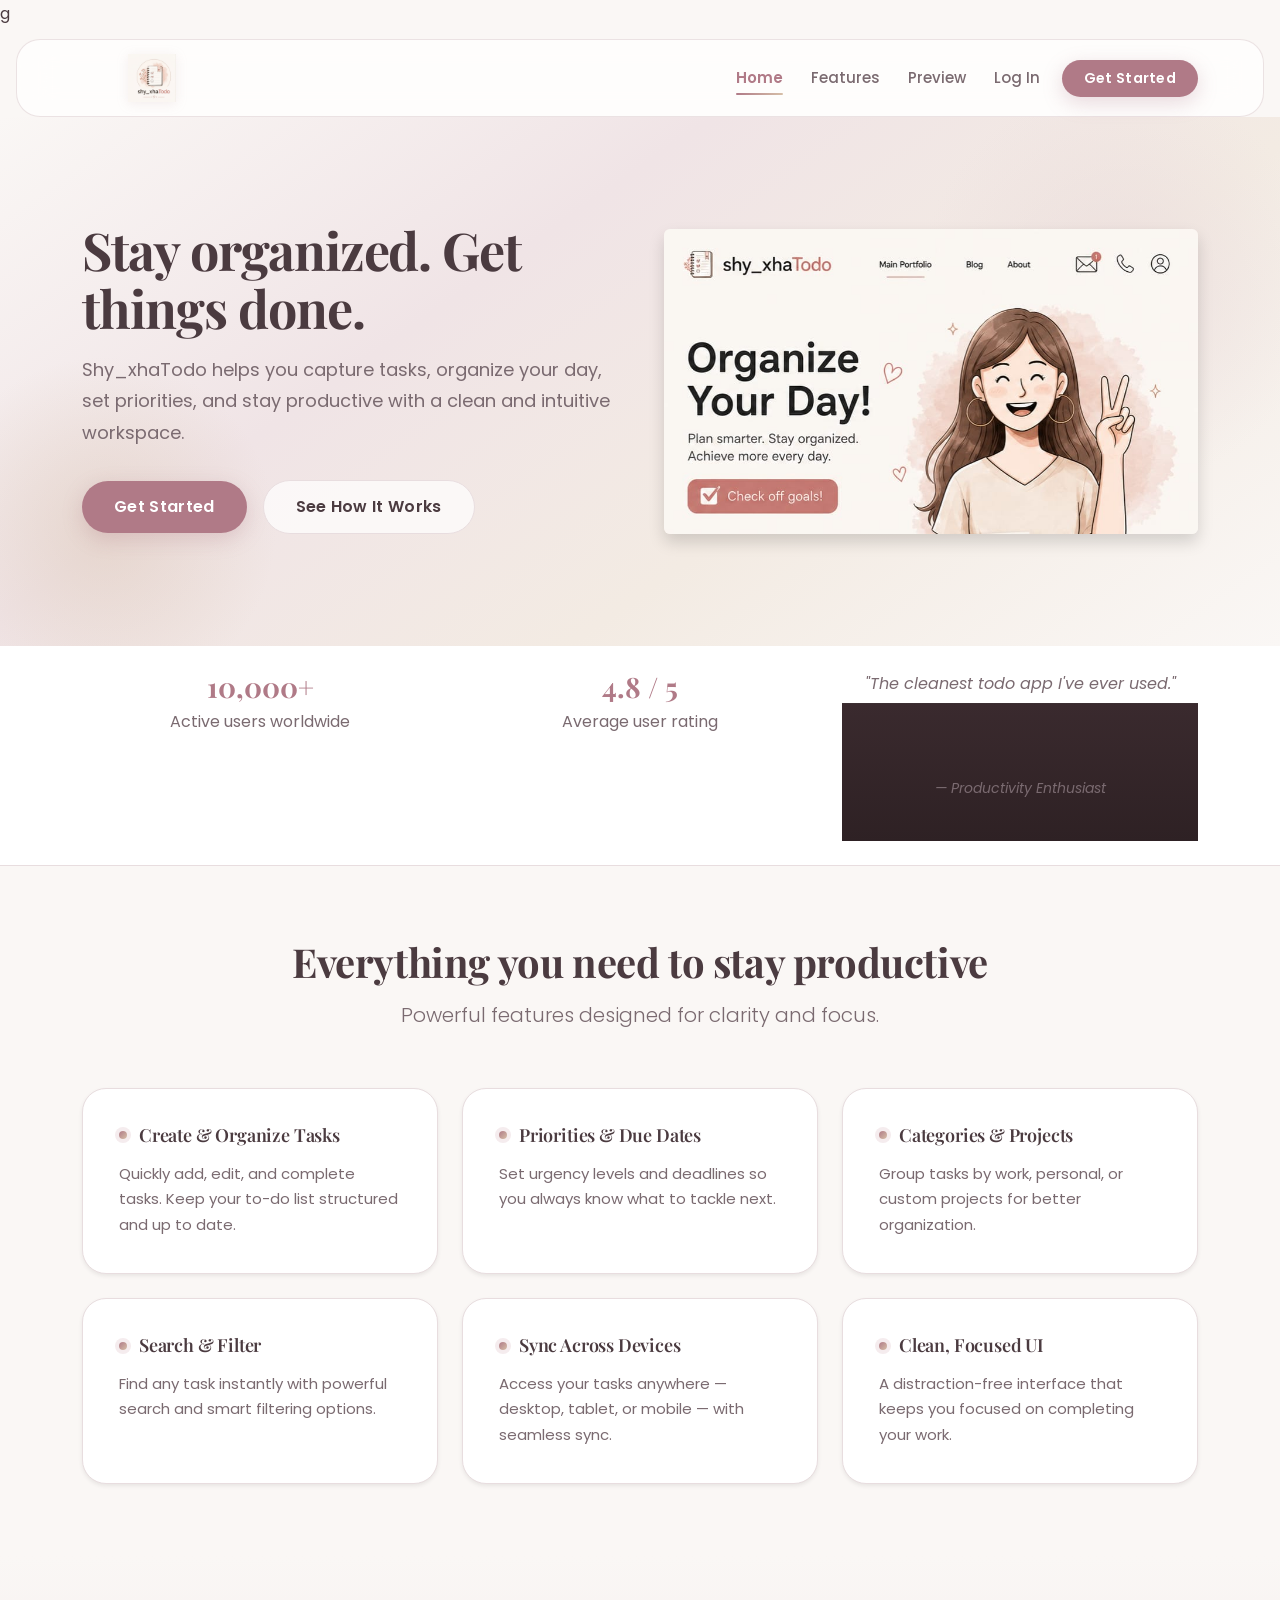
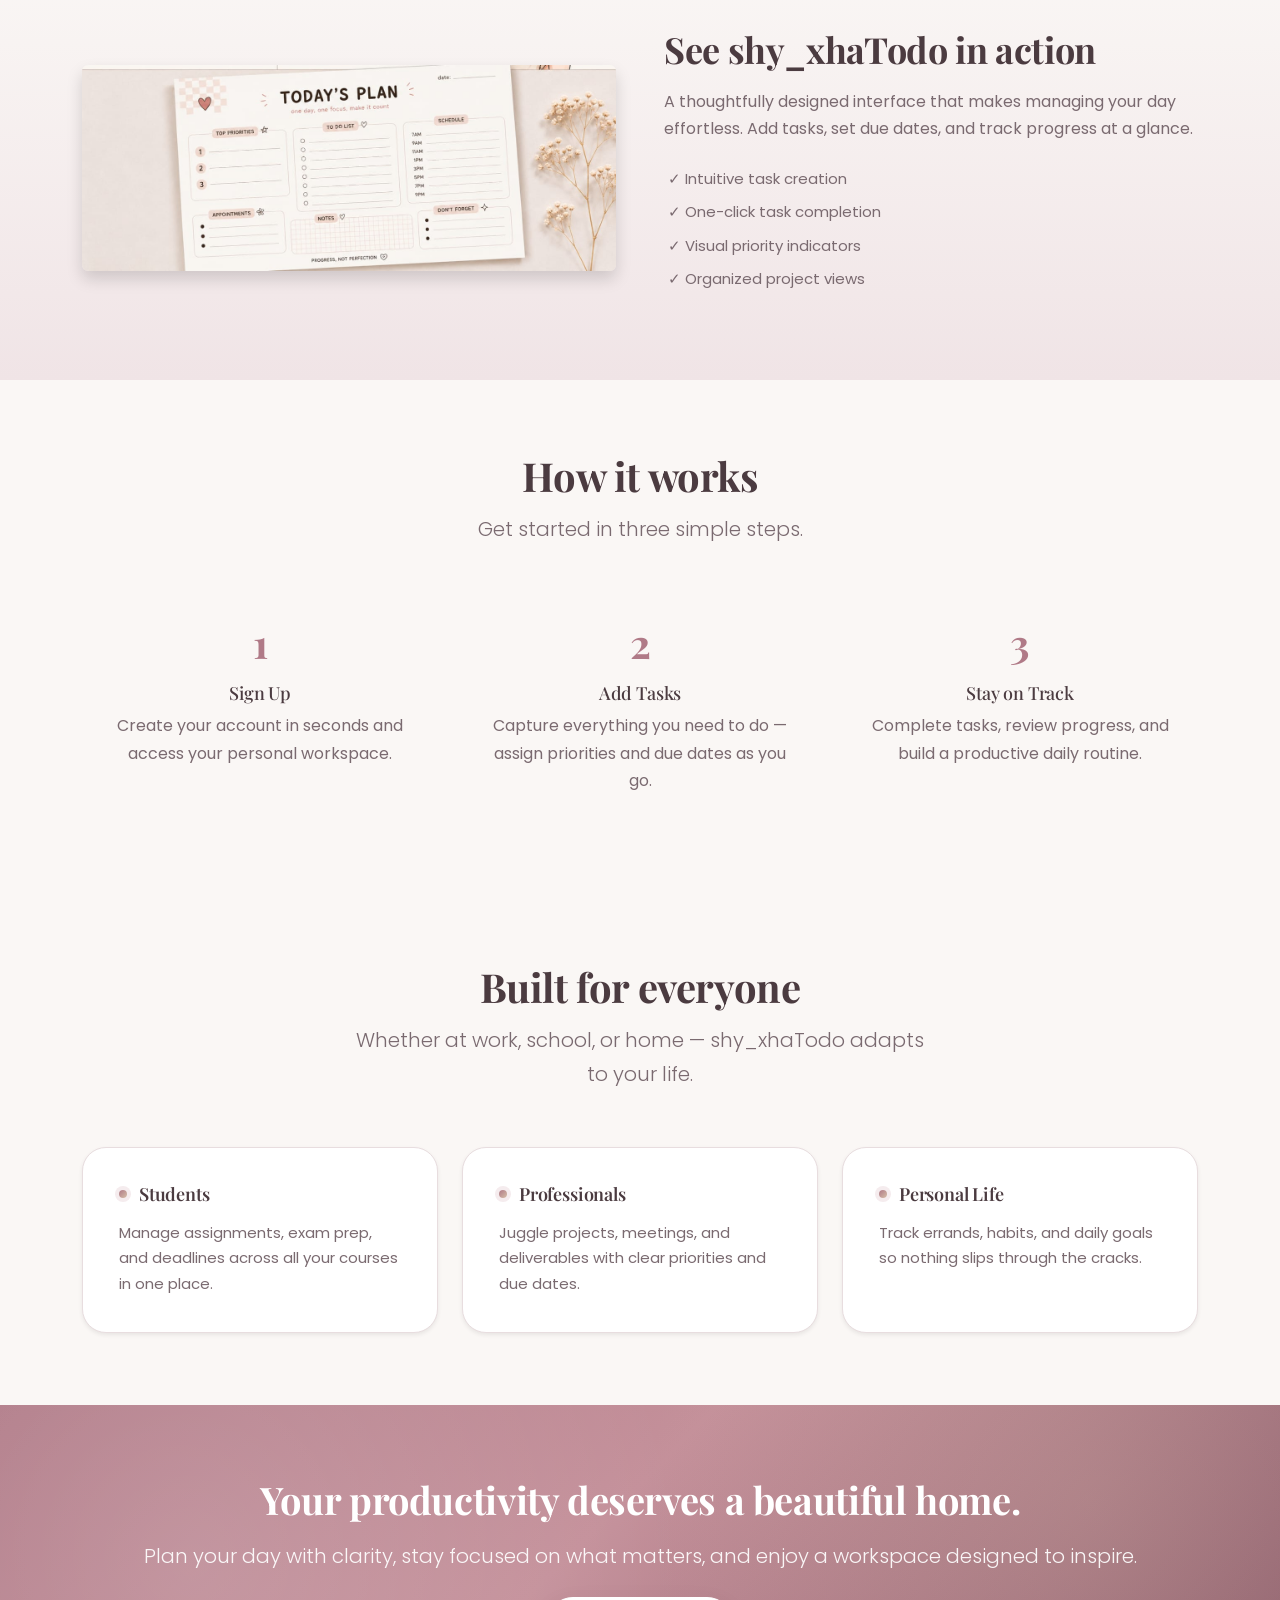
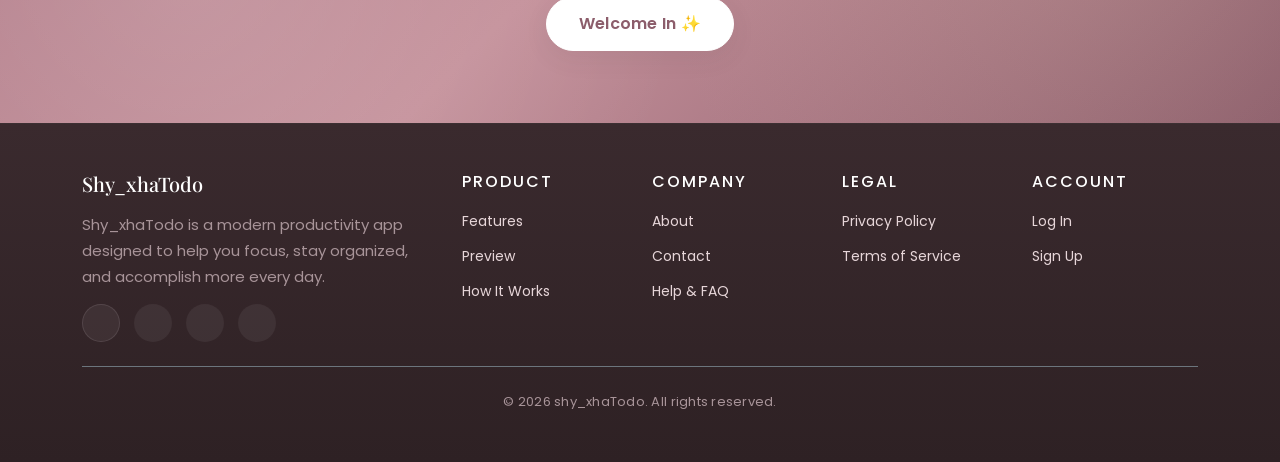
<file: frontend/index.html>
<!DOCTYPE html>
<html lang="en">
<head>
  <meta charset="UTF-8">
  <meta name="viewport" content="width=device-width, initial-scale=1.0">
  <meta name="description" content="Shy_xhaTodo is a modern productivity platform that helps you organize tasks, manage priorities, and stay focused every day.">
  <title>Shy_xhaTodo </title>
  <link rel="icon" type="image/jpeg" href="favicon.jpeg">

  <!-- Bootstrap CSS -->
  <link href="https://cdn.jsdelivr.net/npm/bootstrap@5.3.3/dist/css/bootstrap.min.css" rel="stylesheet">

  <!-- Custom CSS -->
  <link rel="stylesheet" href="style.css">
</head>g
<body>


 

  <!-- Header & Navigation Section-->
  <header>
             
    
    <nav class="navbar navbar-expand-lg navbar-light bg-light border-bottom">
      <div class="container">
        <a class="navbar-brand" href="index.html">
          <img src="logo.jpeg" alt="Shy_XhaTodo Logo" width="140">
      </a>
        <button
          class="navbar-toggler"
          type="button"
          data-bs-toggle="collapse"
          data-bs-target="#mainNavbar"
          aria-controls="mainNavbar"
          aria-expanded="false"
          aria-label="Toggle navigation"
        >
          <span class="navbar-toggler-icon"></span>
        </button>
        <div class="collapse navbar-collapse" id="mainNavbar">
          <ul class="navbar-nav ms-auto mb-2 mb-lg-0 align-items-lg-center">
            <li class="nav-item">
              <a class="nav-link active" href="index.html">Home</a>
          </li>
            <li class="nav-item">
              <a class="nav-link" href="#features">Features</a>
            </li>
            <li class="nav-item">
              <a class="nav-link" href="#preview">Preview</a>
            </li>
            
              <li class="nav-item">
            
              <a class="nav-link" href="login.html">Log In</a>
            </li>
            <li class="nav-item ms-lg-2">
            
              <a class="btn btn-primary" href="signup.html">Get Started</a>
            </li>
          </ul>
        </div>
      </div>
    </nav>


    
  </header>

  <main>

    <!-- Hero Section-->

    <section class="py-5 bg-light" id="hero">
      <div class="container py-5">
        <div class="row align-items-center g-5">
          <div class="col-lg-6">
            <h1 class="display-4 fw-bold mb-3">Stay organized. Get things done.</h1>
            <p class="lead text-muted mb-4">
              
              Shy_xhaTodo helps you capture tasks, organize your day, set priorities, and stay productive with a clean and intuitive workspace.
            </p>
            <div class="d-flex flex-wrap align-items-center">
          
              <a class="btn btn-primary btn-lg me-3 mb-2" href="signup.html">Get Started</a>
              <a class="btn btn-outline-secondary btn-lg mb-2" href="#how-it-works">See How It Works</a>
            </div>
          </div>
          <div class="col-lg-6">
            <figure class="mb-0">
              <img
                src="hero-image.jpeg"
                class="img-fluid rounded shadow"
                alt="Preview of the Shy_xhaTodo application interface">
            </figure>
          </div>
        </div>
      </div>
    </section>

    <!-- Social Proof Section-->
    <section class="py-4 border-bottom" id="social-proof">
      <div class="container">
        <div class="row text-center g-4">
          <div class="col-md-4">
            <p class="h3 fw-bold mb-1">10,000+</p>
            <p class="text-muted mb-0">Active users worldwide</p>
          </div>
          <div class="col-md-4">
            <p class="h3 fw-bold mb-1">4.8 / 5</p>
            <p class="text-muted mb-0">Average user rating</p>
          </div>
          <div class="col-md-4">
            <blockquote class="mb-0">
              <p class="fst-italic text-muted mb-1">"The cleanest todo app I've ever used."</p>
              <footer class="text-muted small">— Productivity Enthusiast</footer>
            </blockquote>
          </div>
        </div>
      </div>
    </section>

    <!-- Features Section-->
    <section class="py-5" id="features">
      <div class="container py-4">
        <div class="text-center mb-5">
          <h2 class="fw-bold">Everything you need to stay productive</h2>
          <p class="text-muted lead">Powerful features designed for clarity and focus.</p>
        </div>
        <div class="row g-4">
          <article class="col-md-6 col-lg-4">
            <div class="card h-100 border-0 shadow-sm">
              <div class="card-body p-4">
                <h3 class="h5 card-title">Create &amp; Organize Tasks</h3>
                <p class="card-text text-muted">
                  Quickly add, edit, and complete tasks. Keep your to-do list structured and up to date.
                </p>
              </div>
            </div>
          </article>
          <article class="col-md-6 col-lg-4">
            <div class="card h-100 border-0 shadow-sm">
              <div class="card-body p-4">
                <h3 class="h5 card-title">Priorities &amp; Due Dates</h3>
                <p class="card-text text-muted">
                  Set urgency levels and deadlines so you always know what to tackle next.
                </p>
              </div>
            </div>
          </article>
          <article class="col-md-6 col-lg-4">
            <div class="card h-100 border-0 shadow-sm">
              <div class="card-body p-4">
                <h3 class="h5 card-title">Categories &amp; Projects</h3>
                <p class="card-text text-muted">
                  Group tasks by work, personal, or custom projects for better organization.
                </p>
              </div>
            </div>
          </article>
          <article class="col-md-6 col-lg-4">
            <div class="card h-100 border-0 shadow-sm">
              <div class="card-body p-4">
                <h3 class="h5 card-title">Search &amp; Filter</h3>
                <p class="card-text text-muted">
                  Find any task instantly with powerful search and smart filtering options.
                </p>
              </div>
            </div>
          </article>
          <article class="col-md-6 col-lg-4">
            <div class="card h-100 border-0 shadow-sm">
              <div class="card-body p-4">
                <h3 class="h5 card-title">Sync Across Devices</h3>
                <p class="card-text text-muted">
                  Access your tasks anywhere — desktop, tablet, or mobile — with seamless sync.
                </p>
              </div>
            </div>
          </article>
          <article class="col-md-6 col-lg-4">
            <div class="card h-100 border-0 shadow-sm">
              <div class="card-body p-4">
                <h3 class="h5 card-title">Clean, Focused UI</h3>
                <p class="card-text text-muted">
                  A distraction-free interface that keeps you focused on completing your work.
                </p>
              </div>
            </div>
          </article>
        </div>
      </div>
    </section>

    <!-- Product Preview Section-->
    
    <section class="py-5 bg-light" id="preview">
      <div class="container py-4">
        <div class="row align-items-center g-5">
          <div class="col-lg-6 order-lg-2">
            <h2 class="fw-bold mb-3">See shy_xhaTodo in action</h2>
            <p class="text-muted mb-4">
              A thoughtfully designed interface that makes managing your day effortless. Add tasks, set due dates, and track progress at a glance.
            </p>
            <ul class="list-unstyled">
              <li class="mb-2">✓ Intuitive task creation</li>
              <li class="mb-2">✓ One-click task completion</li>
              <li class="mb-2">✓ Visual priority indicators</li>
              <li class="mb-2">✓ Organized project views</li>
            </ul>
          </div>
          <div class="col-lg-6 order-lg-1">
            <figure class="mb-0">
              <img
              src="preview.jpeg"
                class="img-fluid rounded shadow"
                alt="Detailed screenshot of shy_xhaTodo showing tasks, priorities, and due dates"
              >
            </figure>
          </div>
        </div>
      </div>
    </section>

    <!-- How It Works Section-->
    <section class="py-5" id="how-it-works">
      <div class="container py-4">
        <div class="text-center mb-5">
          <h2 class="fw-bold">How it works</h2>
          <p class="text-muted lead">Get started in three simple steps.</p>
        </div>
        <div class="row g-4 text-center">
          <article class="col-md-4">
            <div class="p-4">
              <p class="display-6 fw-bold text-primary mb-3">1</p>
              <h3 class="h5">Sign Up</h3>
              <p class="text-muted mb-0">
                Create your  account in seconds and access your personal workspace.
              </p>
            </div>
          </article>
          <article class="col-md-4">
            <div class="p-4">
              <p class="display-6 fw-bold text-primary mb-3">2</p>
              <h3 class="h5">Add Tasks</h3>
              <p class="text-muted mb-0">
                Capture everything you need to do — assign priorities and due dates as you go.
              </p>
            </div>
          </article>
          <article class="col-md-4">
            <div class="p-4">
              <p class="display-6 fw-bold text-primary mb-3">3</p>
              <h3 class="h5">Stay on Track</h3>
              <p class="text-muted mb-0">
                Complete tasks, review progress, and build a productive daily routine.
              </p>
            </div>
          </article>
        </div>
      </div>
    </section>

    <!-- Use Cases Section-->
    <section class="py-5 bg-light" id="use-cases">
      <div class="container py-4">
        <div class="text-center mb-5">
          <h2 class="fw-bold">Built for everyone</h2>
          <p class="text-muted lead">Whether at work, school, or home — shy_xhaTodo adapts to your life.</p>
        </div>
        <div class="row g-4">
          <article class="col-md-4">
            <div class="card h-100 border-0 shadow-sm">
              <div class="card-body p-4">
                <h3 class="h5 card-title">Students</h3>
                <p class="card-text text-muted mb-0">
                  Manage assignments, exam prep, and deadlines across all your courses in one place.
                </p>
              </div>
            </div>
          </article>
          <article class="col-md-4">
            <div class="card h-100 border-0 shadow-sm">
              <div class="card-body p-4">
                <h3 class="h5 card-title">Professionals</h3>
                <p class="card-text text-muted mb-0">
                  Juggle projects, meetings, and deliverables with clear priorities and due dates.
                </p>
              </div>
            </div>
          </article>
          <article class="col-md-4">
            <div class="card h-100 border-0 shadow-sm">
              <div class="card-body p-4">
                <h3 class="h5 card-title">Personal Life</h3>
                <p class="card-text text-muted mb-0">
                  Track errands, habits, and daily goals so nothing slips through the cracks.
                </p>
              </div>
            </div>
          </article>
        </div>
      </div>
    </section>

    <!-- Final Call-to-Action Section-->
    <section class="py-5 bg-primary text-white" id="cta">
      <div class="container py-4 text-center">
        <h2 class="fw-bold mb-3">Your productivity deserves a beautiful home.</h2>
        <p class="lead mb-4">
          Plan your day with clarity, stay focused on what matters, and enjoy a workspace designed to inspire.
        </p>
        
        <a class="btn btn-light btn-lg" href="signup.html">Welcome In ✨</a>
      </div>
    </section>

  </main>

  <!-- Footer Section-->
  <footer class="py-5 bg-dark text-white">
    <div class="container">
      <div class="row g-4">
        <div class="col-lg-4">
          <h2 class="h5 mb-3">Shy_xhaTodo</h2>
          <p class="text-white-50 mb-0">
          
            Shy_xhaTodo is a modern productivity app designed to help you focus, stay organized, and accomplish more every day.
          </p>
        </div>
        <div class="col-6 col-lg-2">
          <h3 class="h6 text-uppercase mb-3">Product</h3>
          <ul class="list-unstyled">
            <li class="mb-2"><a class="link-light text-decoration-none" href="#features">Features</a></li>
            <li class="mb-2"><a class="link-light text-decoration-none" href="#preview">Preview</a></li>
            <li class="mb-2"><a class="link-light text-decoration-none" href="#how-it-works">How It Works</a></li>
          </ul>
        </div>
        <div class="col-6 col-lg-2">
          <h3 class="h6 text-uppercase mb-3">Company</h3>
          <ul class="list-unstyled">
            <li class="mb-2"><a class="link-light text-decoration-none" href="#">About</a></li>
            <li class="mb-2"><a class="link-light text-decoration-none" href="#">Contact</a></li>
            <li class="mb-2"><a class="link-light text-decoration-none" href="#">Help &amp; FAQ</a></li>
          </ul>
        </div>
        <div class="col-6 col-lg-2">
          <h3 class="h6 text-uppercase mb-3">Legal</h3>
          <ul class="list-unstyled">
            <li class="mb-2"><a class="link-light text-decoration-none" href="#">Privacy Policy</a></li>
            <li class="mb-2"><a class="link-light text-decoration-none" href="#">Terms of Service</a></li>
          </ul>
        </div>
        <div class="col-6 col-lg-2">
          <h3 class="h6 text-uppercase mb-3">Account</h3>
          <ul class="list-unstyled">
            <li class="mb-2">
            <a class="link-light text-decoration-none" href="login.html">Log In</a></li>
            <li class="mb-2">
              <a class="link-light text-decoration-none" href="signup.html">Sign Up</a></li>
          </ul>
        </div>
      </div>
      <hr class="border-secondary my-4">
      <p class="text-white-50 text-center mb-0 small">
        &copy; 2026 shy_xhaTodo. All rights reserved.
      </p>
    </div>
  </footer>

  <script src="https://cdn.jsdelivr.net/npm/bootstrap@5.3.3/dist/js/bootstrap.bundle.min.js"></script>
  <script src="script.js"></script>

  <button id="backToTop">
    ⬆
    </button>
</body>
</html>
</file>
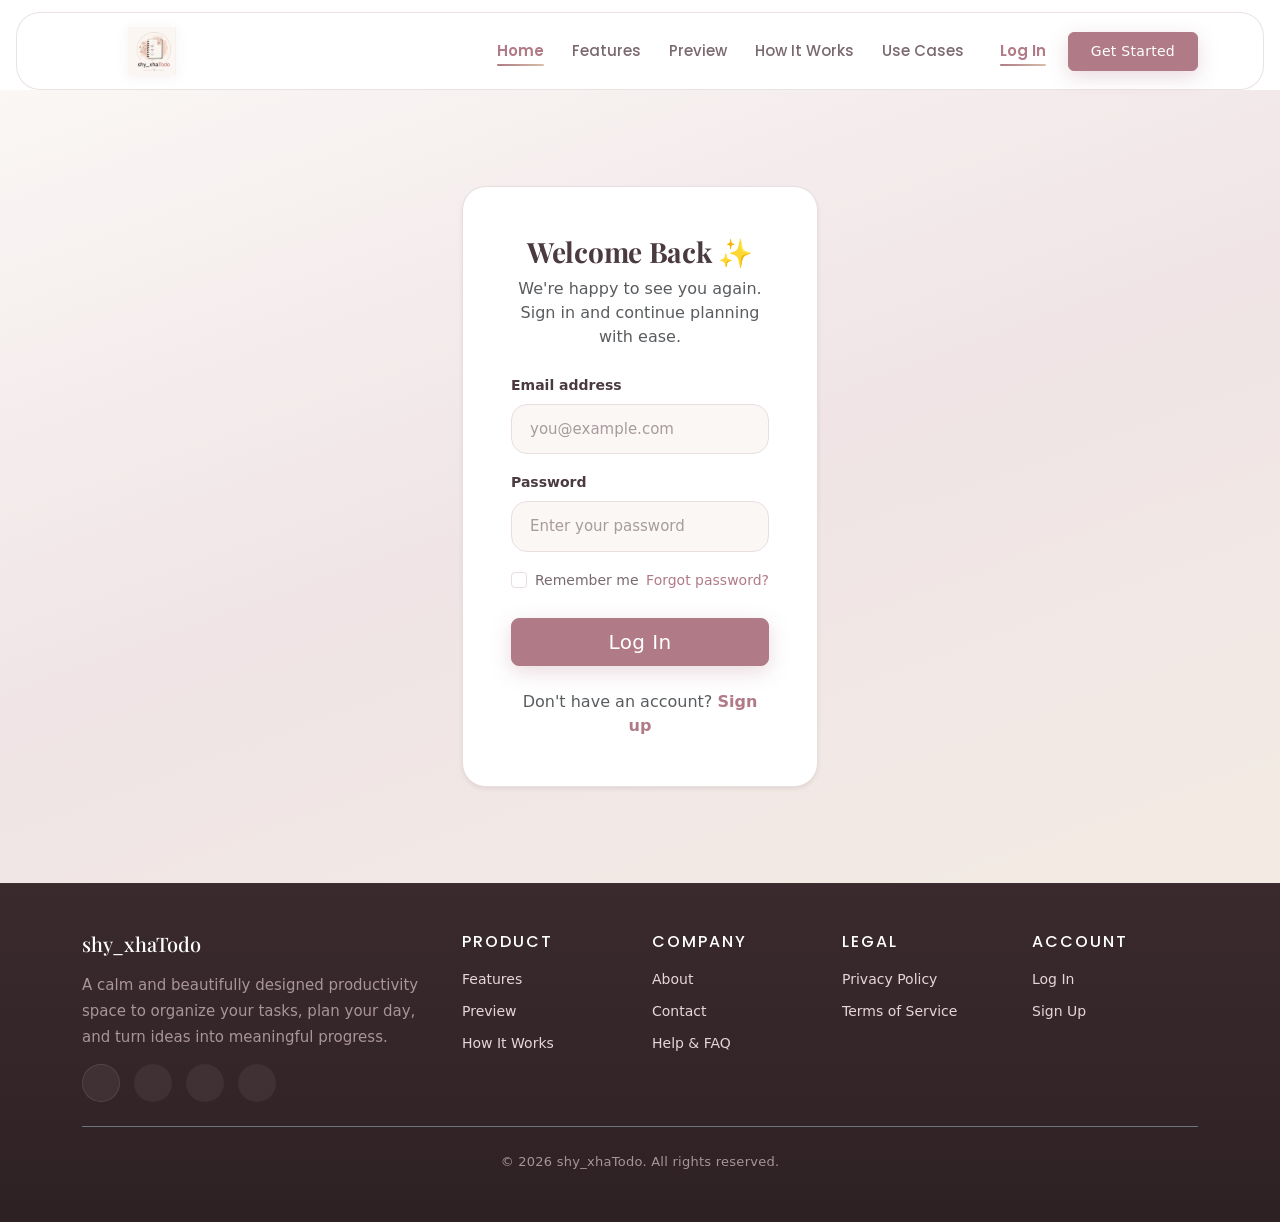
<file: frontend/calendar.html>
<!DOCTYPE html>
<html lang="en">

<head>

<meta charset="UTF-8">

<meta name="viewport"
content="width=device-width, initial-scale=1.0">
<meta
name="description"
content="shy_xhaTodo - Beautiful Productivity Planner">

<meta
name="theme-color"
content="#B07A87">

<title>Calendar | shy_xhaTodo</title>
<link rel="icon" type="image/jpeg" href="favicon.jpeg">

<link rel="stylesheet"
href="style.css">

<link href="https://cdn.jsdelivr.net/npm/bootstrap@5.3.3/dist/css/bootstrap.min.css"
rel="stylesheet">

<link href="https://fonts.googleapis.com/css2?family=Poppins:wght@300;400;500;600;700&family=Playfair+Display:wght@600;700&display=swap"
rel="stylesheet">

</head>

<body>

    

<nav class="navbar navbar-expand-lg custom-navbar">

    <div class="container">
    
    <a class="navbar-brand" href="index.html">
    
    <img src="logo.jpeg" width="45">
    
    <span>shy_xhaTodo</span>
    
    </a>
    
    <button class="navbar-toggler"
    type="button"
    data-bs-toggle="collapse"
    data-bs-target="#navbarNav">
    
    ☰
    
    </button>
    
    <div class="collapse navbar-collapse"
    id="navbarNav">
    
    <ul class="navbar-nav ms-auto">
    
    <li class="nav-item">
    <a class="nav-link" href="dashboard.html">Dashboard</a>
    </li>
    
    <li class="nav-item">
    <a class="nav-link" href="analytics.html">Analytics</a>
    </li>
    
    <li class="nav-item">
    <a class="nav-link active" href="calendar.html">Calendar</a>
    </li>
    
    <li class="nav-item">
    <a class="nav-link" href="notes.html">Notes</a>
    </li>
    
    <li class="nav-item">
    <a class="nav-link" href="pomodoro.html">Focus</a>
    </li>
    
    <li class="nav-item">
    <a class="nav-link" href="habits.html">Habits</a>
    </li>
    
    <li class="nav-item">
    <a class="nav-link" href="passwords.html">Vault</a>
    </li>
    
    <li class="nav-item">
    <a class="nav-link" href="profile.html">Profile</a>
    </li>
    
    <li class="nav-item">
    <a class="nav-link" href="settings.html">Settings</a>
    </li>
    
    </ul>
    
    </div>
    
    </div>
    
    </nav>

<section class="py-5">

<div class="container">

<div class="hero-box">

<span class="hero-badge">

📅 Calendar Planner

</span>

<h1 class="hero-title">

Plan Every Day Beautifully

</h1>

<p class="hero-text">

Stay organized and never miss an important deadline.

</p>

</div>

</div>

</section>
<section class="pb-5">

    <div class="container">
    
    <div class="planner-card">
    
    <div class="d-flex justify-content-between align-items-center mb-4">
    
    <button
    class="btn btn-outline-primary"
    id="prevMonth">
    
    ← Previous
    
    </button>
    
    <h2
    id="monthYear"
    class="hero-title mb-0">
    
    July 2026
    
    </h2>
    
    <button
    class="btn btn-outline-primary"
    id="nextMonth">
    
    Next →
    
    </button>
    
    </div>
    
    <div
    id="calendarGrid"
    class="calendar-grid">
    
    </div>
    
    </div>
    
    </div>
    
    </section>
    <section class="pb-5">

        <div class="container">
        
        <div class="planner-card">
        
        <h3 class="widget-title">
        
        📌 Upcoming Tasks
        
        </h3>
        
        <ul
        id="calendarTaskList"
        class="list-group">
        
        </ul>
        
        </div>
        
        </div>
        
        </section>

            <footer class="footer">

                <div class="container">
                
                <div class="row">
                
                <div class="col-md-6">
                
                <h3>shy_xhaTodo</h3>
                
                <p>
                
                Organize.
                
                Focus.
                
                Achieve.
                
                </p>
                
                </div>
                
                <div class="col-md-6 text-md-end">
                
                <p>
                
                © 2026 All Rights Reserved.
                
                </p>
                
                </div>
                
                </div>
                
                </div>
                
                </footer>
                <script src="https://cdn.jsdelivr.net/npm/bootstrap@5.3.3/dist/js/bootstrap.bundle.min.js"></script>

            <script src="script.js"></script>
            <button id="backToTop">
                ⬆
                </button>
            
            </body>
            
            </html>
</file>
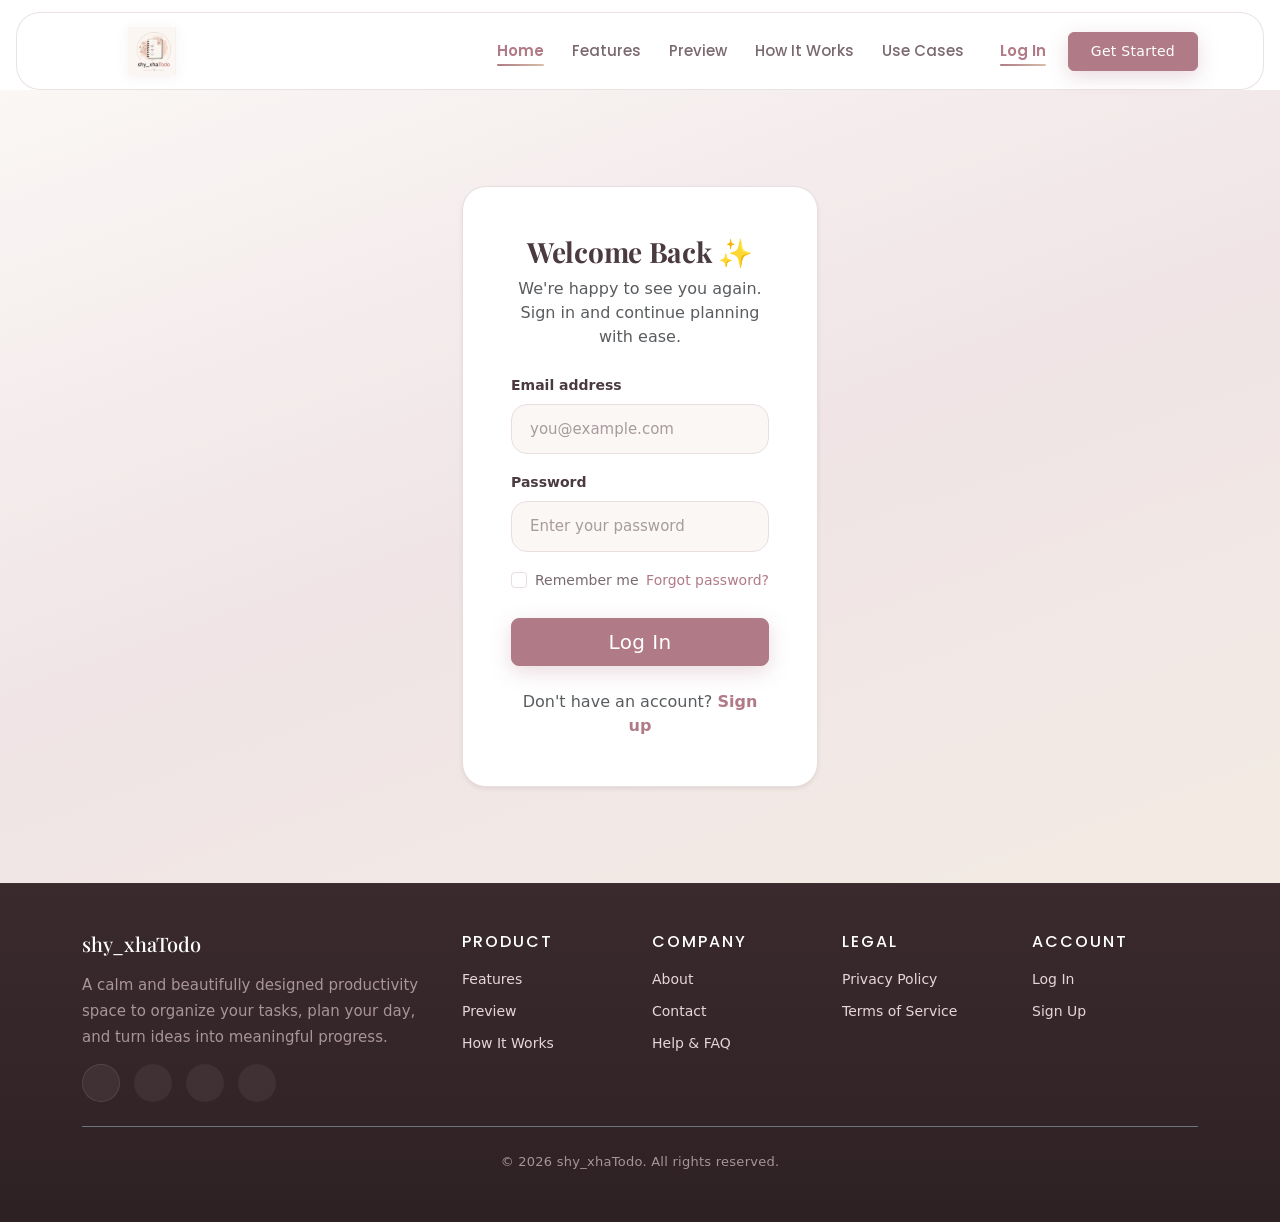
<file: frontend/dashboard.html>
<!DOCTYPE html>
<html lang="en">

<head>
    <meta charset="UTF-8">
    <meta name="viewport" content="width=device-width, initial-scale=1.0">
    <meta
    name="description"
    content="shy_xhaTodo - Beautiful Productivity Planner">
    
    <meta
    name="theme-color"
    content="#B07A87">
    <title>Dashboard | shy_xhaTodo</title>

    <link rel="icon" href="favicon.jpeg" type="image/jpeg">

    <!-- Google Fonts -->
    <link href="https://fonts.googleapis.com/css2?family=Playfair+Display:wght@500;700&family=Poppins:wght@300;400;500;600;700&display=swap" rel="stylesheet">

    <!-- Bootstrap -->
    <link href="https://cdn.jsdelivr.net/npm/bootstrap@5.3.3/dist/css/bootstrap.min.css" rel="stylesheet">

    <!-- Bootstrap Icons -->
    <link rel="stylesheet"
        href="https://cdn.jsdelivr.net/npm/bootstrap-icons@1.11.3/font/bootstrap-icons.min.css">

    <!-- CSS -->
    <link rel="stylesheet" href="style.css">
</head>

<body>

    
    
    <!-- ==========================
         HEADER
    ========================== -->

    <header>

    
        <nav class="navbar navbar-expand-lg custom-navbar">

            <div class="container">
            
            <a class="navbar-brand" href="index.html">
            
            <img src="logo.jpeg" width="45">
            
            <span>shy_xhaTodo</span>
            
            </a>
            
            <button class="navbar-toggler"
            type="button"
            data-bs-toggle="collapse"
            data-bs-target="#navbarNav">
            
            ☰
            
            </button>
            
            <div class="collapse navbar-collapse"
            id="navbarNav">
            
            <ul class="navbar-nav ms-auto">
            
            <li class="nav-item">
            <a class="nav-link active" href="dashboard.html">Dashboard</a>
            </li>
            
            <li class="nav-item">
            <a class="nav-link" href="analytics.html">Analytics</a>
            </li>
            
            <li class="nav-item">
            <a class="nav-link" href="calendar.html">Calendar</a>
            </li>
            
            <li class="nav-item">
            <a class="nav-link" href="notes.html">Notes</a>
            </li>
            
            <li class="nav-item">
            <a class="nav-link" href="pomodoro.html">Focus</a>
            </li>
            
            <li class="nav-item">
            <a class="nav-link" href="habits.html">Habits</a>
            </li>
            
            <li class="nav-item">
            <a class="nav-link" href="passwords.html">Vault</a>
            </li>
            
            <li class="nav-item">
            <a class="nav-link" href="profile.html">Profile</a>
            </li>
            
            <li class="nav-item">
            <a class="nav-link" href="settings.html">Settings</a>
            </li>

            <li class="nav-item">

<a
class="nav-link"
href="#"
id="logoutBtn">

Logout

</a>

</li>
            
            </ul>
            
            </div>
            
            </div>
            
            </nav>

    </header>

    <!-- ==========================
         MAIN
    ========================== -->

    <main>


<!-- ==========================================
Dashboard Hero
========================================== -->

<section id="dashboard-hero" class="py-5">

    <div class="container">

        <div class="hero-box">

            <div class="row align-items-center">

                <div class="col-lg-7">

                    <span class="hero-badge">
                        🌸 Welcome Back
                    </span>

                    <h1 class="hero-title">

                        Good Morning,

                        <span class="hero-name">

                            Shikha

                        </span>

                        👋

                    </h1>

                    <p id="todayDate" class="text-muted mb-3"></p>

                    <p class="hero-text">

                        Stay organized, stay productive and accomplish your goals beautifully with
                        <strong>shy_xhaTodo.</strong>

                    </p>

                    <div class="hero-buttons">

                        <a
                            href="#taskForm"
                            class="btn btn-primary btn-lg">

                            ➕ Add Task

                        </a>

                        <a
                            href="#taskContainer"
                            class="btn btn-outline-primary btn-lg">

                            📋 View Tasks

                        </a>

                    </div>

                </div>

                <div class="col-lg-5 text-center">

                    <img
                        src="hero-image.jpeg"
                        class="img-fluid hero-image"
                        alt="Hero Image">

                </div>

            </div>

        </div>

    </div>

</section>
<!-- ==========================================
Statistics
========================================== -->

<section class="pb-5">

    <div class="container">

        <div class="row g-4">

            <div class="col-md-6 col-xl-3">

                <div class="dashboard-card">

                    <div class="dashboard-icon">

                        📋

                    </div>

                    <h2 id="totalTasks">

                        0

                    </h2>

                    <p>

                        Total Tasks

                    </p>

                </div>

            </div>

            <div class="col-md-6 col-xl-3">

                <div class="dashboard-card">

                    <div class="dashboard-icon">

                        ✅

                    </div>

                    <h2 id="completedTasks">

                        0

                    </h2>

                    <p>

                        Completed

                    </p>

                </div>

            </div>

            <div class="col-md-6 col-xl-3">

                <div class="dashboard-card">

                    <div class="dashboard-icon">

                        ⏳

                    </div>

                    <h2 id="pendingTasks">

                        0

                    </h2>

                    <p>

                        Pending

                    </p>

                </div>

            </div>

            <div class="col-md-6 col-xl-3">

                <div class="dashboard-card">

                    <div class="dashboard-icon">

                        ⭐

                    </div>

                    <h2 id="priorityTasks">

                        0

                    </h2>

                    <p>

                        High Priority

                    </p>

                </div>

            </div>

        </div>

    </div>

</section>
<!-- ==========================================
Dashboard Content
========================================== -->

<section class="pb-5">

    <div class="container">

        <div class="row g-4">

<!-- LEFT -->

<div class="col-lg-8">

    <div class="planner-card mb-4">
    
    <h3 class="widget-title">
    
    ✨ Add New Task
    
    </h3>
    
    <form id="taskForm">
    
    <div class="mb-3">
    
    <label class="form-label">
    
    Task Title
    
    </label>
    
    <input
    id="taskTitle"
    type="text"
    class="form-control"
    placeholder="Enter task title">
    
    </div>
    
    <div class="mb-3">
    
    <label class="form-label">
    
    Description
    
    </label>
    
    <textarea
    id="taskDescription"
    rows="4"
    class="form-control"
    placeholder="Write task description"></textarea>
    
    </div>
    
    <div class="row">
    
    <div class="col-md-4 mb-3">
    
    <label>
    
    Category
    
    </label>
    
    <select
    id="taskCategory"
    class="form-select">
    
    <option>Study</option>
    
    <option>Work</option>
    
    <option>Personal</option>
    
    <option>Shopping</option>
    
    <option>Health</option>
    
    </select>
    
    </div>
    
    <div class="col-md-4 mb-3">
    
    <label>
    
    Priority
    
    </label>
    
    <select id="taskPriority" class="form-select mb-3">
    <option value="LOW">Low Priority</option>
    <option value="MEDIUM">Medium Priority</option>
    <option value="HIGH">High Priority</option>
</select>
    
    </div>
    
    <div class="col-md-4 mb-3">
    
    <label>
    
    Due Date
    
    </label>
    
    <input
    id="taskDate"
    type="date"
    class="form-control">
    
    </div>
    
    </div>
    
    <button
    type="submit"
    class="btn btn-primary">
    
    ➕ Add Task
    
    </button>
    
    </form>
    
    </div>

    <div class="planner-card mb-4">

        <div class="row">
        
        <div class="col-md-8">
        
        <input
    type="text"
    id="searchTask"
    class="form-control mb-3"
    placeholder="Search tasks...">
        
        </div>
        
        <div class="col-md-4">
        
        <select
        id="filterSelect"
        class="form-select">
        
        <option value="all">
        
        All Tasks
        
        </option>
        
        <option value="completed">
        
        Completed
        
        </option>
        
        <option value="pending">
        
        Pending
        
        </option>
        
        <option value="high">
        
        High Priority
        
        </option>
        
        </select>
        
        </div>
        
        </div>
        
        </div>

        <div class="planner-card">

            <h3 class="widget-title">
            
            📋 My Tasks
            
            </h3>
            
            <div id="taskContainer">
            
            <div id="emptyState" class="text-center py-5">
            
            <img
            src="preview.jpeg"
            alt="Preview"
            width="220"
            class="img-fluid mb-4">
            
            <h4>
            
            No Tasks Yet 🌸
            
            </h4>
            
            <p>
            
            Start by creating your first task.
            
            </p>
            
            </div>
            
            </div>
            
            </div>
            
            </div>
            <!-- RIGHT SIDEBAR -->

<div class="col-lg-4">

    <!-- Today's Overview -->

    <div class="planner-card mb-4">

        <h3 class="widget-title">

            📊 Today's Overview

        </h3>

        <div class="mb-4">

            <div class="d-flex justify-content-between">

                <span>Completed</span>

                <strong >

                    0

                </strong>

            </div>

            <div class="progress mt-2">

                <div
                    id="goalProgress"
                    class="progress-bar"
                    style="width:0%">

                </div>

            </div>

        </div>

        <div class="d-flex justify-content-between mb-3">

            <span>

                Pending

            </span>

            <strong >

                0

            </strong>

        </div>

        <div class="d-flex justify-content-between">

            <span>

                High Priority

            </span>

            <strong >

                0

            </strong>

        </div>

    </div>

    <div class="planner-card mb-4">

        <h3 class="widget-title">
    
            ⏰ Upcoming Deadlines
    
        </h3>
    
        <ul
            id="deadlineList"
            class="list-unstyled">
    
            <li>
    
                No upcoming deadlines 🌸
    
            </li>
    
        </ul>
    
    </div>
    <div class="planner-card mb-4">

        <h3 class="widget-title">
    
            💖 Daily Quote
    
        </h3>
    
        <blockquote>
    
            "Success doesn't come from what you do occasionally.
    
            It comes from what you do consistently."
    
        </blockquote>
    
    </div>
    <div class="planner-card mb-4">

        <h3 class="widget-title">
    
            🎯 Today's Goal
    
        </h3>
    
        <h4>
    
            Complete 5 Tasks
    
        </h4>
    
        <div class="progress mt-3">
    
            <div
                class="progress-bar"
                style="width:40%">
    
            </div>
    
        </div>
    
        <small class="text-muted">
    
            Keep going 🌸
    
        </small>
    
    </div>
    <div class="planner-card">

        <h3 class="widget-title">
    
            💡 Productivity Tip
    
        </h3>
    
        <p>
    
            Focus on one important task before checking your phone.
    
        </p>
    
    </div>
    
    </div>
    
    </div>
    
    </div>
    
    </section>
    <!-- ==========================================
FOOTER
========================================== -->

<footer class="footer py-5">

    <div class="container">

        <div class="row align-items-center">

            <div class="col-lg-4">

                <h3 class="mb-3">

                    🌸 shy_xhaTodo

                </h3>

                <p>

                    Organize beautifully.<br>
                    Stay focused.<br>
                    Achieve effortlessly.

                </p>

            </div>

            <div class="col-lg-4 text-center">

                <h4>

                    Keep Going 💖

                </h4>

                <p>

                    Small progress every day leads to big success.

                </p>

            </div>

            <div class="col-lg-4 text-lg-end">

                <h5>

                    Quick Links

                </h5>

                <p class="mb-1">

                    Dashboard

                </p>

                <p class="mb-1">

                    Analytics

                </p>

                <p>

                    Profile

                </p>

            </div>

        </div>

        <hr>

        <div class="text-center">

            © 2026 shy_xhaTodo • All Rights Reserved

        </div>

    </div>

</footer>
<button id="backToTop">

    ↑

</button>
<script src="script.js"></script>

<script src="https://cdn.jsdelivr.net/npm/bootstrap@5.3.3/dist/js/bootstrap.bundle.min.js"></script>

</body>

</html>
</file>
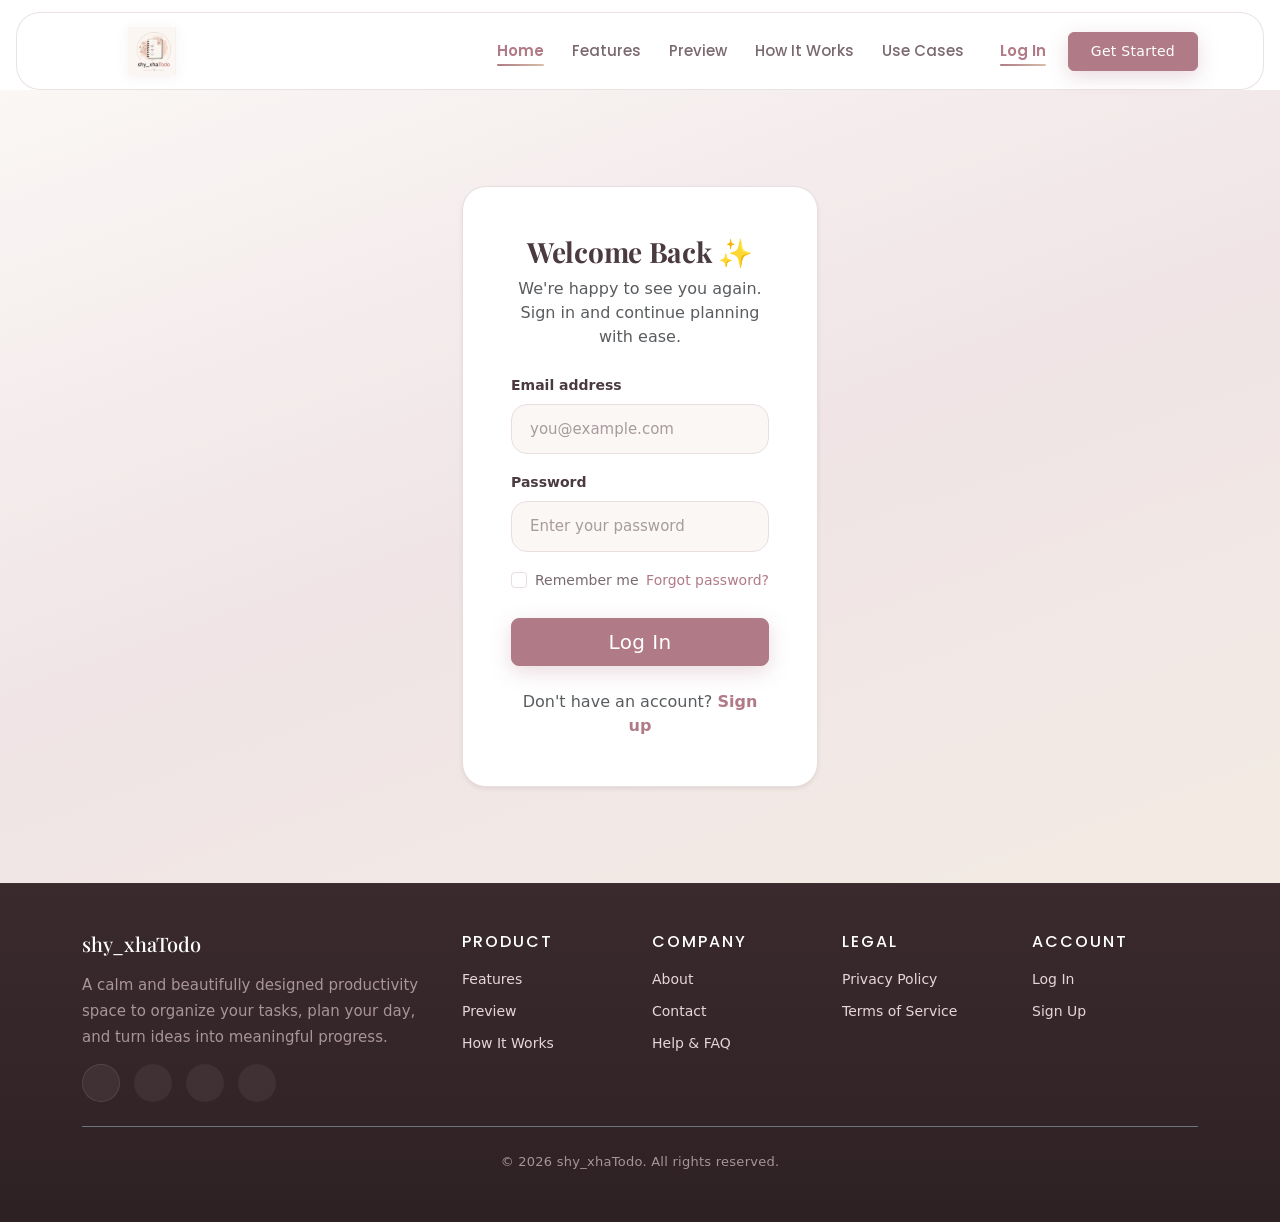
<file: frontend/habits.html>
<!DOCTYPE html>
<html lang="en">

<head>

<meta charset="UTF-8">

<meta name="viewport" content="width=device-width, initial-scale=1.0">
<meta
name="description"
content="shy_xhaTodo - Beautiful Productivity Planner">

<meta
name="theme-color"
content="#B07A87">
<title>Habit Tracker | shy_xhaTodo</title>
<link rel="icon" type="image/jpeg" href="favicon.jpeg">

<link rel="stylesheet" href="style.css">

<link href="https://cdn.jsdelivr.net/npm/bootstrap@5.3.3/dist/css/bootstrap.min.css" rel="stylesheet">

<link href="https://fonts.googleapis.com/css2?family=Poppins:wght@300;400;500;600;700&family=Playfair+Display:wght@700&display=swap" rel="stylesheet">

</head>

<body>


    

    <nav class="navbar navbar-expand-lg custom-navbar">

        <div class="container">
        
        <a class="navbar-brand" href="index.html">
        
        <img src="logo.jpeg" width="45">
        
        <span>shy_xhaTodo</span>
        
        </a>
        
        <button class="navbar-toggler"
        type="button"
        data-bs-toggle="collapse"
        data-bs-target="#navbarNav">
        
        ☰
        
        </button>
        
        <div class="collapse navbar-collapse"
        id="navbarNav">
        
        <ul class="navbar-nav ms-auto">
        
        <li class="nav-item">
        <a class="nav-link" href="dashboard.html">Dashboard</a>
        </li>
        
        <li class="nav-item">
        <a class="nav-link" href="analytics.html">Analytics</a>
        </li>
        
        <li class="nav-item">
        <a class="nav-link" href="calendar.html">Calendar</a>
        </li>
        
        <li class="nav-item">
        <a class="nav-link" href="notes.html">Notes</a>
        </li>
        
        <li class="nav-item">
        <a class="nav-link" href="pomodoro.html">Focus</a>
        </li>
        
        <li class="nav-item">
        <a class="nav-link active" href="habits.html">Habits</a>
        </li>
        
        <li class="nav-item">
        <a class="nav-link" href="passwords.html">Vault</a>
        </li>
        
        <li class="nav-item">
        <a class="nav-link" href="profile.html">Profile</a>
        </li>
        
        <li class="nav-item">
        <a class="nav-link" href="settings.html">Settings</a>
        </li>
        
        </ul>
        
        </div>
        
        </div>
        
        </nav>

<section class="py-5">

<div class="container">

<div class="hero-box text-center">

<span class="hero-badge">

🌱 Habit Tracker

</span>

<h1 class="hero-title">

Build Better Habits

</h1>

<p class="hero-text">

Small daily habits create extraordinary results.

</p>

</div>

</div>

</section>

<section class="pb-5">

<div class="container">

<div class="planner-card">

<h3 class="widget-title">

Today's Habits

</h3>

<div id="habitContainer">

</div>

<button
id="addHabit"
class="btn btn-primary mt-4">

+ Add Habit

</button>

</div>

</div>

</section>



<footer class="footer">

    <div class="container">
    
    <div class="row">
    
    <div class="col-md-6">
    
    <h3>shy_xhaTodo</h3>
    
    <p>
    
    Organize.
    
    Focus.
    
    Achieve.
    
    </p>
    
    </div>
    
    <div class="col-md-6 text-md-end">
    
    <p>
    
    © 2026 All Rights Reserved.
    
    </p>
    
    </div>
    
    </div>
    
    </div>
    
    </footer>
    <script src="https://cdn.jsdelivr.net/npm/bootstrap@5.3.3/dist/js/bootstrap.bundle.min.js"></script>


<script src="script.js"></script>

<button id="backToTop">
    ⬆
    </button>

</body>

</html>
</file>
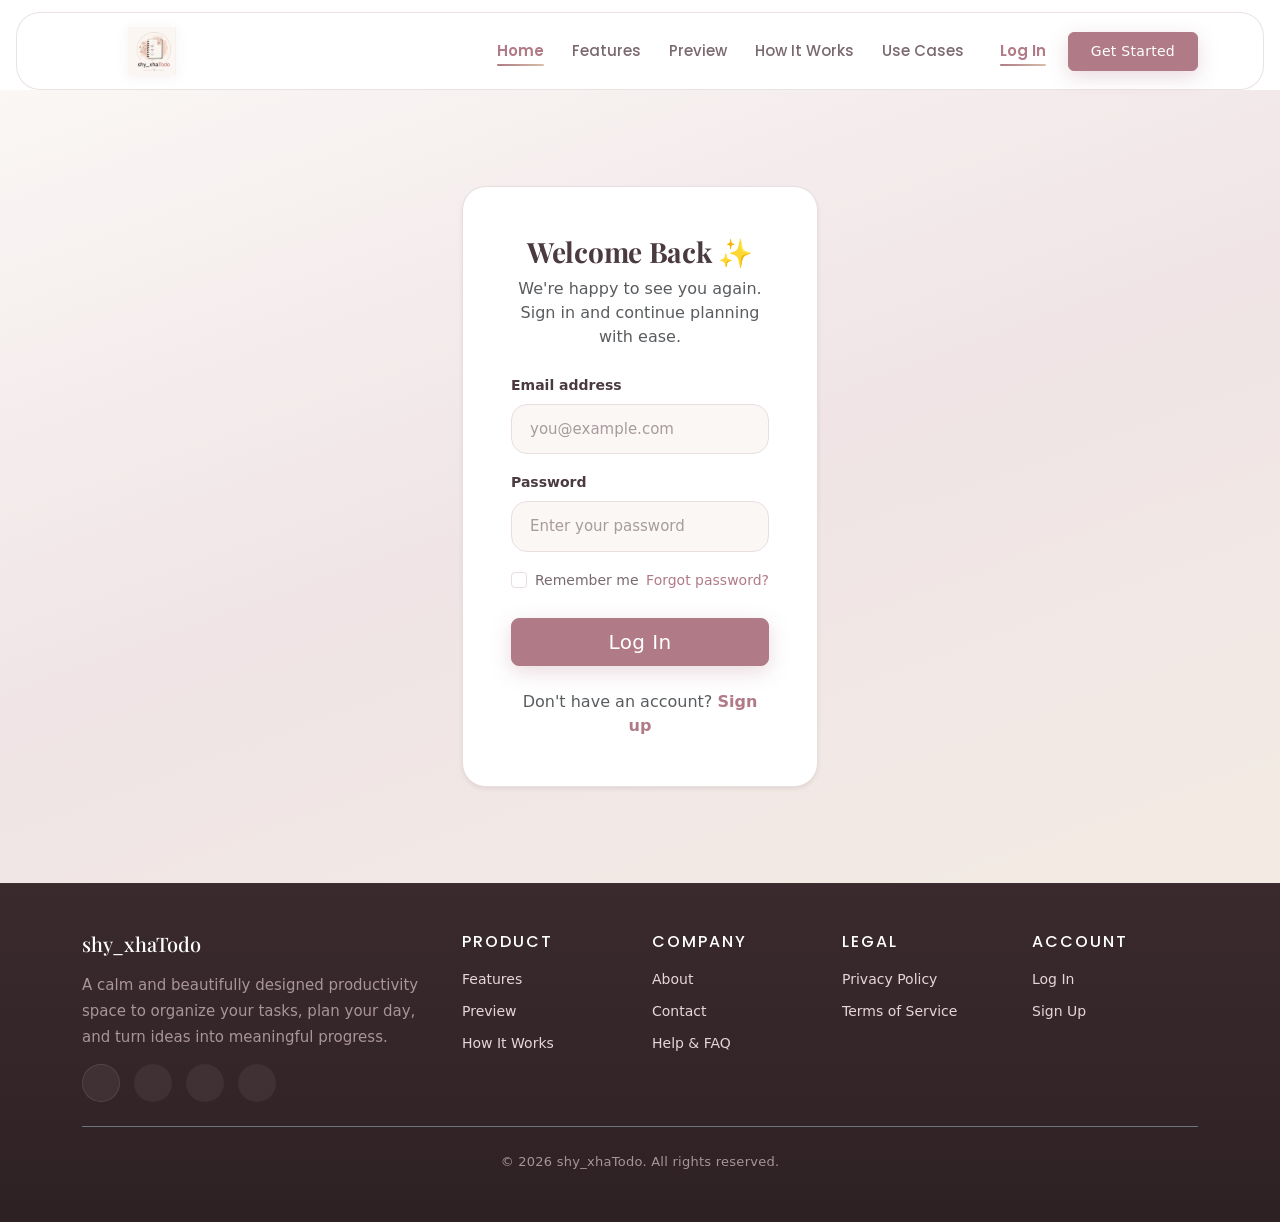
<file: frontend/login.html>
<!DOCTYPE html>
<html lang="en">
<head>
  <meta charset="UTF-8">
  <meta name="viewport" content="width=device-width, initial-scale=1.0">
  <meta name="description" content="Create your Shy_xhaTodo account and start organizing your day beautifully.">
  <title>Log In — shy_xhaTodo</title>

  <link rel="icon" href="favicon.jpeg" type="image/jpeg">

  <link rel="stylesheet" href="style.css">
  <link href="https://cdn.jsdelivr.net/npm/bootstrap@5.3.3/dist/css/bootstrap.min.css" rel="stylesheet">
</head>
<body>


 

  <!-- Header & Navigation Section-->
  <header>
  
    <nav class="navbar navbar-expand-lg navbar-light bg-light border-bottom">
      <div class="container">
        <a class="navbar-brand" href="index.html">
          <img
          src="logo.jpeg"
            alt="shy_xhaTodo"
            class="img-fluid"
            width="140"
          >
        </a>
        <button
          class="navbar-toggler"
          type="button"
          data-bs-toggle="collapse"
          data-bs-target="#mainNavbar"
          aria-controls="mainNavbar"
          aria-expanded="false"
          aria-label="Toggle navigation"
        >
          <span class="navbar-toggler-icon"></span>
        </button>
        <div class="collapse navbar-collapse" id="mainNavbar">
          <ul class="navbar-nav ms-auto mb-2 mb-lg-0 align-items-lg-center">
            <li class="nav-item">
              <a class="nav-link active" href="index.html">Home</a>
          </li>
            <li class="nav-item">
              <a class="nav-link" href="index.html#features">Features</a>
            </li>
            <li class="nav-item">
              <a class="nav-link" href="index.html#preview">Preview</a>
            </li>
            <li class="nav-item">
              <a class="nav-link" href="index.html#how-it-works">How It Works</a>
            </li>
            <li class="nav-item">
              <a class="nav-link" href="index.html#use-cases">Use Cases</a>
            </li>
            <li class="nav-item ms-lg-2">
              <a class="nav-link active" aria-current="page" href="login.html">Log In</a>
            </li>
            <li class="nav-item ms-lg-2">
              <a class="btn btn-primary" href="signup.html">Get Started</a>
            </li>
          </ul>
        </div>
      </div>
    </nav>
  </header>

  <main>

    <!-- Login Section-->
    <section class="py-5 bg-light">
      <div class="container py-5">
        <div class="row justify-content-center">
          <div class="col-12 col-sm-10 col-md-8 col-lg-5 col-xl-4">

            <!-- Login Card-->
            <div class="card border-0 shadow-sm">
              <div class="card-body p-4 p-md-5">

                <!-- Login Header-->
                <div class="text-center mb-4">
                  <h1 class="h3 fw-bold mb-2">Welcome Back ✨</h1>
                  <p class="text-muted mb-0">We're happy to see you again.
                    Sign in and continue planning with ease.</p>
                </div>

                <!-- Login Form-->
                <form id="loginForm">
                  <div class="mb-3">
                    <label for="email" class="form-label">Email address</label>
                    <input
                      type="email"
                      class="form-control form-control-lg"
                      id="email"
                      name="email"
                      placeholder="you@example.com"
                      autocomplete="email"
                      required
                    >
                  </div>

                  <div class="mb-3">
                    <label for="password" class="form-label">Password</label>
                    <input
                      type="password"
                      class="form-control form-control-lg"
                      id="password"
                      name="password"
                      placeholder="Enter your password"
                      autocomplete="current-password"
                      required
                    >
                  </div>

                  <!-- Remember Me & Forgot Password-->
                  <div class="d-flex flex-wrap justify-content-between align-items-center mb-4">
                    <div class="form-check">
                      <input
                        class="form-check-input"
                        type="checkbox"
                        id="rememberMe"
                        name="rememberMe"
                      >
                      <label class="form-check-label" for="rememberMe">
                        Remember me
                      </label>
                    </div>
                    <a class="text-decoration-none small" href="#">Forgot password?</a>
                  </div>

                  <!-- Login Button-->
                  <div class="d-grid mb-4">
                    <button type="submit" id="loginBtn" class="btn btn-primary btn-lg">Log In</button>
                  </div>
                </form>

                <!-- Sign Up Link-->
                <p class="text-center text-muted mb-0">
                  Don't have an account?
                  <a class="text-decoration-none fw-semibold" href="signup.html">Sign up</a>
                </p>

              </div>
            </div>

          </div>
        </div>
      </div>
    </section>

  </main>

  <!-- Footer Section-->
  <footer class="py-5 bg-dark text-white">
    <div class="container">
      <div class="row g-4">
        <div class="col-lg-4">
          <h2 class="h5 mb-3">shy_xhaTodo</h2>
          <p class="text-white-50 mb-0">
            A calm and beautifully designed productivity space to organize your tasks, plan your day, and turn ideas into meaningful progress.
          </p>
        </div>
        <div class="col-6 col-lg-2">
          <h3 class="h6 text-uppercase mb-3">Product</h3>
          <ul class="list-unstyled">
            <li class="mb-2"><a class="link-light text-decoration-none" href="index.html#features">Features</a></li>
            <li class="mb-2"><a class="link-light text-decoration-none" href="index.html#preview">Preview</a></li>
            <li class="mb-2"><a class="link-light text-decoration-none" href="index.html#how-it-works">How It Works</a></li>
          </ul>
        </div>
        <div class="col-6 col-lg-2">
          <h3 class="h6 text-uppercase mb-3">Company</h3>
          <ul class="list-unstyled">
            <li class="mb-2"><a class="link-light text-decoration-none" href="#">About</a></li>
            <li class="mb-2"><a class="link-light text-decoration-none" href="#">Contact</a></li>
            <li class="mb-2"><a class="link-light text-decoration-none" href="#">Help &amp; FAQ</a></li>
          </ul>
        </div>
        <div class="col-6 col-lg-2">
          <h3 class="h6 text-uppercase mb-3">Legal</h3>
          <ul class="list-unstyled">
            <li class="mb-2"><a class="link-light text-decoration-none" href="#">Privacy Policy</a></li>
            <li class="mb-2"><a class="link-light text-decoration-none" href="#">Terms of Service</a></li>
          </ul>
        </div>
        <div class="col-6 col-lg-2">
          <h3 class="h6 text-uppercase mb-3">Account</h3>
          <ul class="list-unstyled">
            <li class="mb-2"><a class="link-light text-decoration-none" href="login.html">Log In</a></li>
            <li class="mb-2"><a class="link-light text-decoration-none" href="signup.html">Sign Up</a></li>
          </ul>
        </div>
      </div>
      <hr class="border-secondary my-4">
      <p class="text-white-50 text-center mb-0 small">
        &copy; 2026 shy_xhaTodo. All rights reserved.
      </p>
    </div>
  </footer>

  <script src="https://cdn.jsdelivr.net/npm/bootstrap@5.3.3/dist/js/bootstrap.bundle.min.js"></script>
  <script src="script.js"></script>
  <button id="backToTop">
    ⬆
    </button>
</body>
</html>
</file>
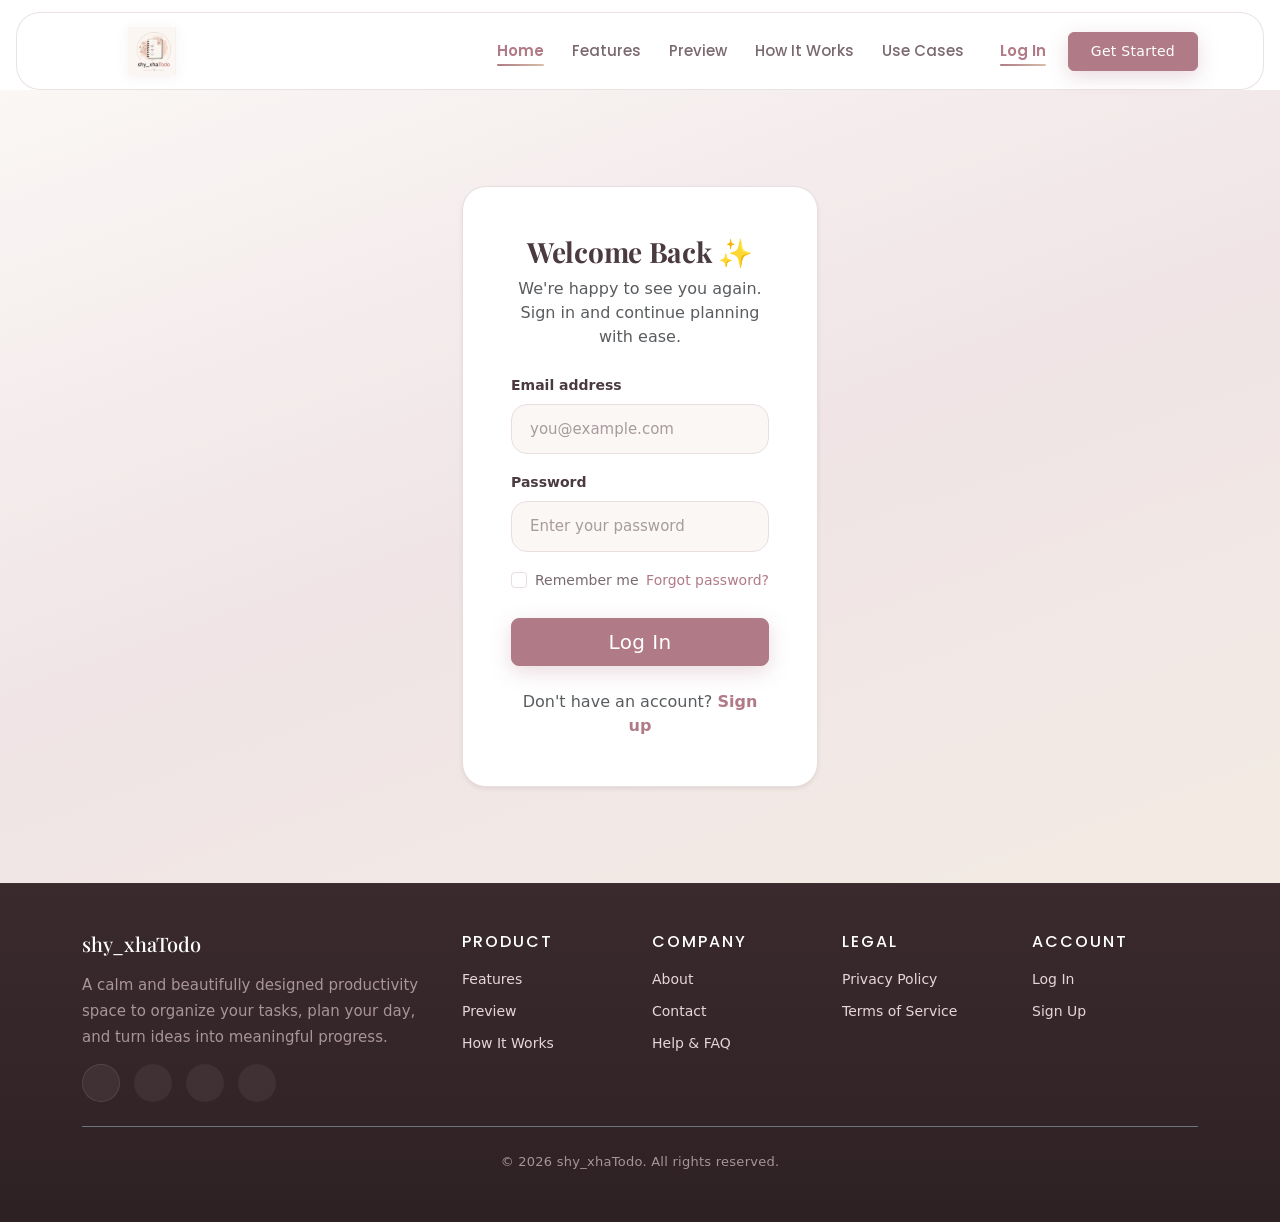
<file: frontend/notes.html>
<!DOCTYPE html>
<html lang="en">

<head>

<meta charset="UTF-8">

<meta name="viewport"
content="width=device-width, initial-scale=1.0">
<meta
name="description"
content="shy_xhaTodo - Beautiful Productivity Planner">

<meta
name="theme-color"
content="#B07A87">

<title>Notes | shy_xhaTodo</title>

<link rel="stylesheet"
href="style.css">
<link rel="icon" type="image/jpeg" href="favicon.jpeg">

<link href="https://cdn.jsdelivr.net/npm/bootstrap@5.3.3/dist/css/bootstrap.min.css"
rel="stylesheet">

<link href="https://fonts.googleapis.com/css2?family=Poppins:wght@300;400;500;600;700&family=Playfair+Display:wght@600;700&display=swap"
rel="stylesheet">

</head>

<body>


    


<nav class="navbar navbar-expand-lg custom-navbar">

    <div class="container">
    
    <a class="navbar-brand" href="index.html">
    
    <img src="logo.jpeg" width="45">
    
    <span>shy_xhaTodo</span>
    
    </a>
    
    <button class="navbar-toggler"
    type="button"
    data-bs-toggle="collapse"
    data-bs-target="#navbarNav">
    
    ☰
    
    </button>
    
    <div class="collapse navbar-collapse"
    id="navbarNav">
    
    <ul class="navbar-nav ms-auto">
    
    <li class="nav-item">
    <a class="nav-link" href="dashboard.html">Dashboard</a>
    </li>
    
    <li class="nav-item">
    <a class="nav-link" href="analytics.html">Analytics</a>
    </li>
    
    <li class="nav-item">
    <a class="nav-link" href="calendar.html">Calendar</a>
    </li>
    
    <li class="nav-item">
    <a class="nav-link active" href="notes.html">Notes</a>
    </li>
    
    <li class="nav-item">
    <a class="nav-link" href="pomodoro.html">Focus</a>
    </li>
    
    <li class="nav-item">
    <a class="nav-link" href="habits.html">Habits</a>
    </li>
    
    <li class="nav-item">
    <a class="nav-link" href="passwords.html">Vault</a>
    </li>
    
    <li class="nav-item">
    <a class="nav-link" href="profile.html">Profile</a>
    </li>
    
    <li class="nav-item">
    <a class="nav-link" href="settings.html">Settings</a>
    </li>
    
    </ul>
    
    </div>
    
    </div>
    
    </nav>

<section class="py-5">

<div class="container">

<div class="hero-box">

<span class="hero-badge">

📝 My Notes

</span>

<h1 class="hero-title">

Capture Every Idea

</h1>

<p class="hero-text">

Write, organize and remember your important thoughts.

</p>

</div>

</div>

</section>

<section class="pb-5">

<div class="container">

<div class="planner-card">

<h3 class="widget-title">

Create Note

</h3>

<form id="noteForm">

<input
type="text"
class="form-control mb-3"
id="noteTitle"
placeholder="Title">

<textarea
class="form-control mb-3"
rows="5"
id="noteText"
placeholder="Write your note..."></textarea>

<button
class="btn btn-primary">

Save Note

</button>

</form>

</div>

<div class="planner-card mt-4">

<h3 class="widget-title">

All Notes

</h3>

<input
type="text"
id="searchNote"
class="form-control mb-4"
placeholder="Search Notes">

<div id="notesContainer">

</div>

</div>

</div>

</section>


<footer class="footer">

    <div class="container">
    
    <div class="row">
    
    <div class="col-md-6">
    
    <h3>shy_xhaTodo</h3>
    
    <p>
    
    Organize.
    
    Focus.
    
    Achieve.
    
    </p>
    
    </div>
    
    <div class="col-md-6 text-md-end">
    
    <p>
    
    © 2026 All Rights Reserved.
    
    </p>
    
    </div>
    
    </div>
    
    </div>
    
    </footer>
    <script src="https://cdn.jsdelivr.net/npm/bootstrap@5.3.3/dist/js/bootstrap.bundle.min.js"></script>


<script src="script.js"></script>
<button id="backToTop">
    ⬆
    </button>

</body>

</html>
</file>
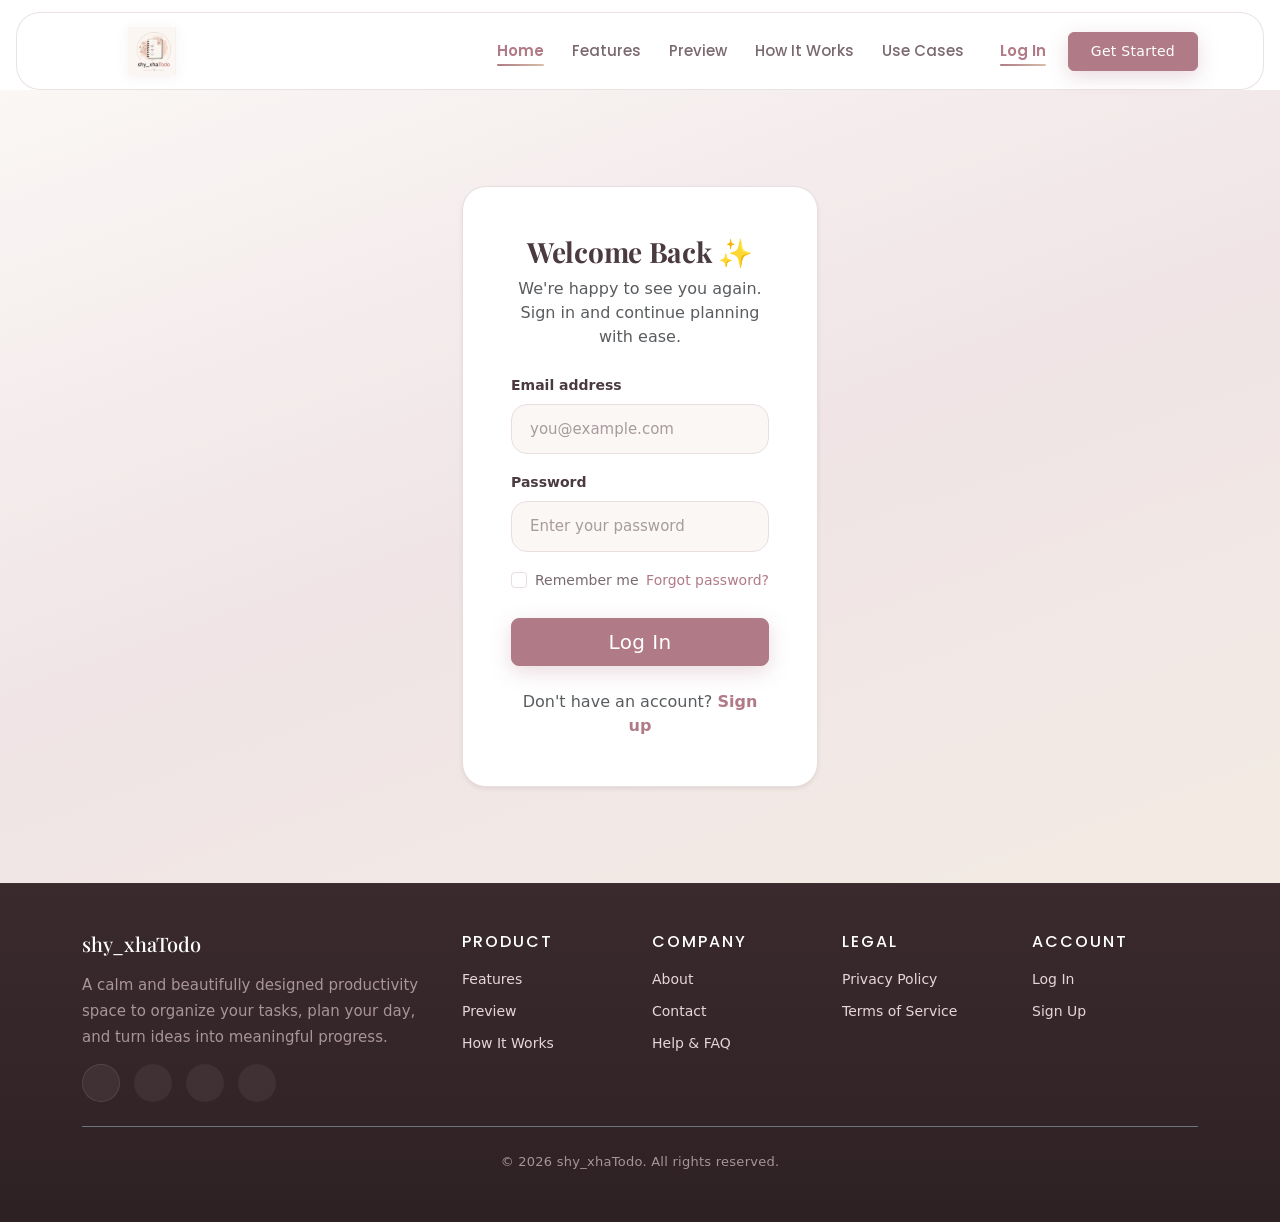
<file: frontend/passwords.html>
<!DOCTYPE html>
<html lang="en">

<head>

<meta charset="UTF-8">

<meta name="viewport"
content="width=device-width, initial-scale=1.0">
<meta
name="description"
content="shy_xhaTodo - Beautiful Productivity Planner">

<meta
name="theme-color"
content="#B07A87">

<title>Password Vault | shy_xhaTodo</title>
<link rel="icon" type="image/jpeg" href="favicon.jpeg">

<link rel="stylesheet"
href="style.css">

<link href="https://cdn.jsdelivr.net/npm/bootstrap@5.3.3/dist/css/bootstrap.min.css"
rel="stylesheet">

<link href="https://fonts.googleapis.com/css2?family=Playfair+Display:wght@600;700&family=Poppins:wght@300;400;500;600;700&display=swap"
rel="stylesheet">

</head>

<body>

   


<nav class="navbar navbar-expand-lg custom-navbar">

    <div class="container">
    
    <a class="navbar-brand" href="index.html">
    
    <img src="logo.jpeg" width="45">
    
    <span>shy_xhaTodo</span>
    
    </a>
    
    <button class="navbar-toggler"
    type="button"
    data-bs-toggle="collapse"
    data-bs-target="#navbarNav">
    
    ☰
    
    </button>
    
    <div class="collapse navbar-collapse"
    id="navbarNav">
    
    <ul class="navbar-nav ms-auto">
    
    <li class="nav-item">
    <a class="nav-link" href="dashboard.html">Dashboard</a>
    </li>
    
    <li class="nav-item">
    <a class="nav-link" href="analytics.html">Analytics</a>
    </li>
    
    <li class="nav-item">
    <a class="nav-link" href="calendar.html">Calendar</a>
    </li>
    
    <li class="nav-item">
    <a class="nav-link" href="notes.html">Notes</a>
    </li>
    
    <li class="nav-item">
    <a class="nav-link" href="pomodoro.html">Focus</a>
    </li>
    
    <li class="nav-item">
    <a class="nav-link" href="habits.html">Habits</a>
    </li>
    
    <li class="nav-item">
    <a class="nav-link active" href="passwords.html">Vault</a>
    </li>
    
    <li class="nav-item">
    <a class="nav-link" href="profile.html">Profile</a>
    </li>
    
    <li class="nav-item">
    <a class="nav-link" href="settings.html">Settings</a>
    </li>
    
    </ul>
    
    </div>
    
    </div>
    
    </nav>

<section class="py-5">

<div class="container">

<div class="hero-box">

<span class="hero-badge">

🔐 Password Vault

</span>

<h1 class="hero-title">

Secure all your passwords in one place

</h1>

<p class="hero-text">

Store website names, usernames and passwords safely.

</p>

</div>

</div>

</section>
<section class="pb-5">

    <div class="container">
    
    <div class="row">
    
    <div class="col-lg-5">
    
    <div class="planner-card">
    
    <h3 class="widget-title">
    
    Add Password
    
    </h3>
    
    <form id="passwordForm">
    
    <div class="mb-3">
    
    <label class="form-label">
    
    Website / App
    
    </label>
    
    <input
    type="text"
    class="form-control"
    id="website">
    
    </div>
    
    <div class="mb-3">
    
    <label class="form-label">
    
    Username / Email
    
    </label>
    
    <input
    type="text"
    class="form-control"
    id="username">
    
    </div>
    
    <div class="mb-3">
    
    <label class="form-label">
    
    Password
    
    </label>
    
    <input
    type="password"
    class="form-control"
    id="password">
    
    </div>
    
    <div class="mb-3">
    
    <label class="form-label">
    
    Category
    
    </label>
    
    <select
    class="form-select"
    id="category">
    
    <option>Social</option>
    
    <option>Work</option>
    
    <option>Banking</option>
    
    <option>Shopping</option>
    
    <option>Education</option>
    
    </select>
    
    </div>
    
    <button
    class="btn btn-primary w-100">
    
    Save Password
    
    </button>
    
    </form>
    
    </div>
    
    </div>
    <div class="col-lg-7">

        <div class="planner-card">
        
        <h3 class="widget-title">
        
        Saved Passwords
        
        </h3>
        
        <input
        type="text"
        id="searchPassword"
        class="form-control mb-4"
        placeholder="Search...">
        
        <div id="passwordContainer">
        
        </div>
        
        </div>
        
        </div>
        
        </div>
        
        </div>
        
        </section>


        <footer class="footer">

            <div class="container">
            
            <div class="row">
            
            <div class="col-md-6">
            
            <h3>shy_xhaTodo</h3>
            
            <p>
            
            Organize.
            
            Focus.
            
            Achieve.
            
            </p>
            
            </div>
            
            <div class="col-md-6 text-md-end">
            
            <p>
            
            © 2026 All Rights Reserved.
            
            </p>
            
            </div>
            
            </div>
            
            </div>
            
            </footer>
            <script src="https://cdn.jsdelivr.net/npm/bootstrap@5.3.3/dist/js/bootstrap.bundle.min.js"></script>

        
        <script src="script.js"></script>
        <button id="backToTop">
            ⬆
            </button>
        </body>
        
        </html>
</file>
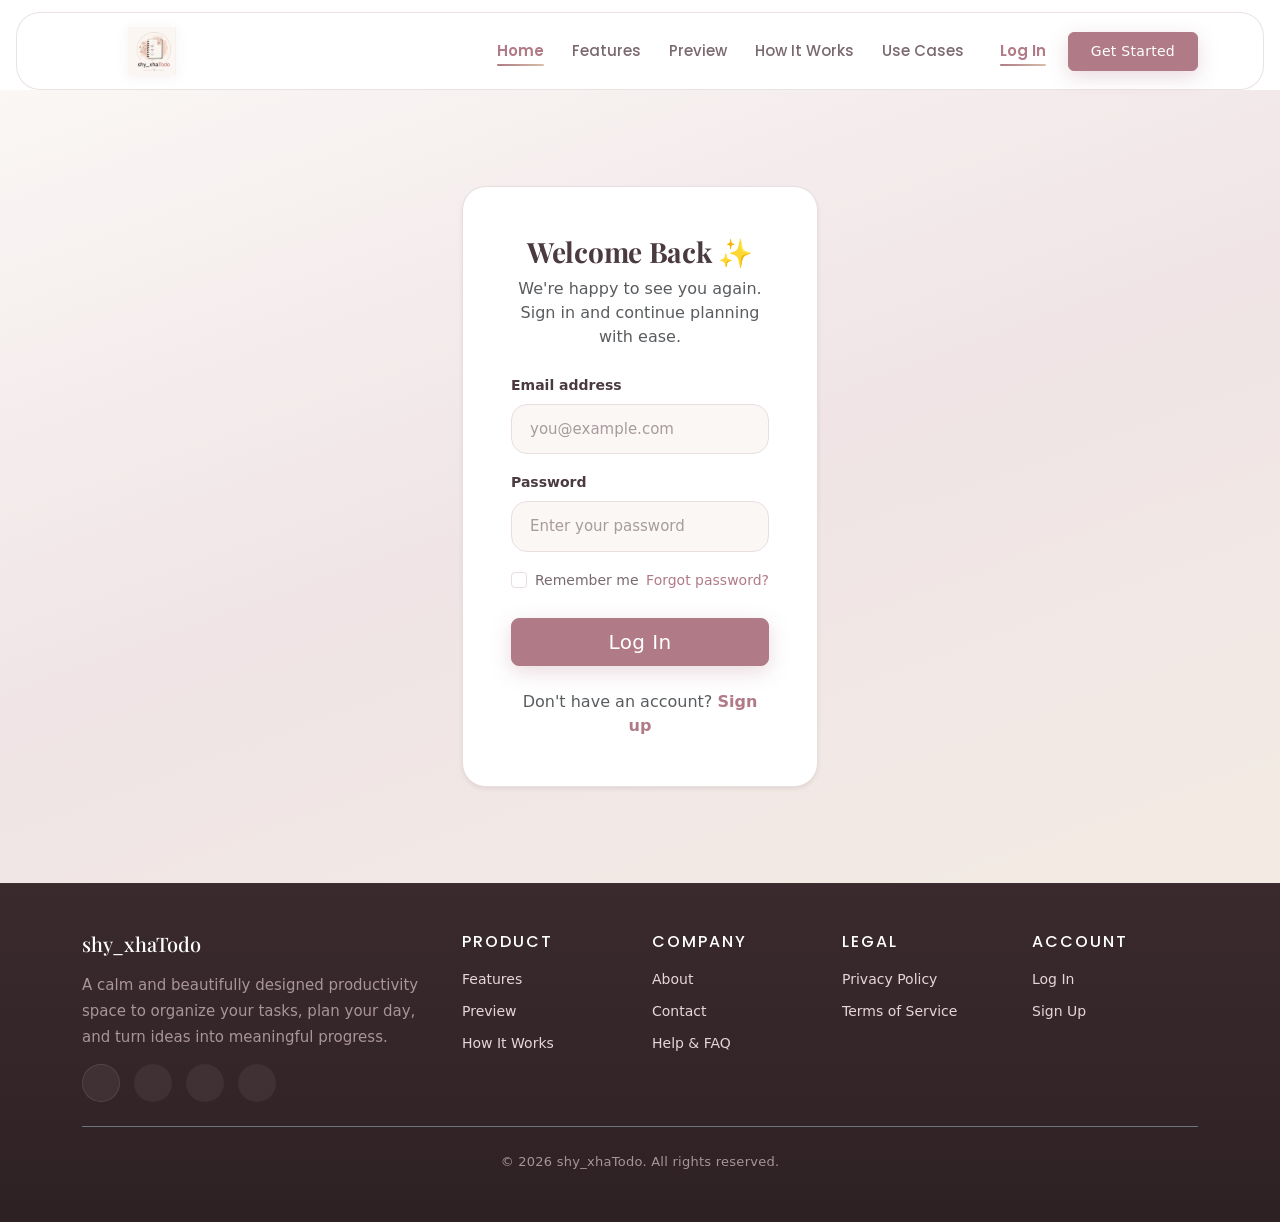
<file: frontend/pomodoro.html>
<!DOCTYPE html>
<html lang="en">

<head>

<meta charset="UTF-8">

<meta name="viewport" content="width=device-width, initial-scale=1.0">
<meta
name="description"
content="shy_xhaTodo - Beautiful Productivity Planner">

<meta
name="theme-color"
content="#B07A87">

<title>Pomodoro | shy_xhaTodo</title>

<link rel="icon" type="image/jpeg" href="favicon.jpeg">

<link rel="stylesheet" href="style.css">

<link href="https://cdn.jsdelivr.net/npm/bootstrap@5.3.3/dist/css/bootstrap.min.css" rel="stylesheet">

<link href="https://fonts.googleapis.com/css2?family=Poppins:wght@300;400;500;600;700&family=Playfair+Display:wght@700&display=swap" rel="stylesheet">

</head>

<body>



    

        
    <nav class="navbar navbar-expand-lg custom-navbar">

        <div class="container">
        
        <a class="navbar-brand" href="index.html">
        
        <img src="logo.jpeg" width="45">
        
        <span>shy_xhaTodo</span>
        
        </a>
        
        <button class="navbar-toggler"
        type="button"
        data-bs-toggle="collapse"
        data-bs-target="#navbarNav">
        
        ☰
        
        </button>
        
        <div class="collapse navbar-collapse"
        id="navbarNav">
        
        <ul class="navbar-nav ms-auto">
        
        <li class="nav-item">
        <a class="nav-link" href="dashboard.html">Dashboard</a>
        </li>
        
        <li class="nav-item">
        <a class="nav-link" href="analytics.html">Analytics</a>
        </li>
        
        <li class="nav-item">
        <a class="nav-link" href="calendar.html">Calendar</a>
        </li>
        
        <li class="nav-item">
        <a class="nav-link" href="notes.html">Notes</a>
        </li>
        
        <li class="nav-item">
        <a class="nav-link active" href="pomodoro.html">Focus</a>
        </li>
        
        <li class="nav-item">
        <a class="nav-link" href="habits.html">Habits</a>
        </li>
        
        <li class="nav-item">
        <a class="nav-link" href="passwords.html">Vault</a>
        </li>
        
        <li class="nav-item">
        <a class="nav-link" href="profile.html">Profile</a>
        </li>
        
        <li class="nav-item">
        <a class="nav-link" href="settings.html">Settings</a>
        </li>
        
        </ul>
        
        </div>
        
        </div>
        
        </nav>

<section class="py-5">

<div class="container">

<div class="hero-box text-center">

<span class="hero-badge">

🍅 Focus Mode

</span>

<h1 class="hero-title">

Pomodoro Timer

</h1>

<p class="hero-text">

Stay focused for 25 minutes and then reward yourself with a short break.

</p>

</div>

</div>

</section>

<section class="pb-5">

<div class="container">

<div class="planner-card text-center">

<div id="timerDisplay">

25:00

</div>

<div class="mt-4 d-flex justify-content-center gap-3 flex-wrap">

<button id="startTimer" class="btn btn-primary">

▶ Start

</button>

<button id="pauseTimer" class="btn btn-outline-primary">

⏸ Pause

</button>

<button id="resetTimer" class="btn btn-danger">

↺ Reset

</button>

</div>

</div>

</div>

</section>

<footer class="footer">

    <div class="container">
    
    <div class="row">
    
    <div class="col-md-6">
    
    <h3>shy_xhaTodo</h3>
    
    <p>
    
    Organize.
    
    Focus.
    
    Achieve.
    
    </p>
    
    </div>
    
    <div class="col-md-6 text-md-end">
    
    <p>
    
    © 2026 All Rights Reserved.
    
    </p>
    
    </div>
    
    </div>
    
    </div>
    
    </footer>
    <script src="https://cdn.jsdelivr.net/npm/bootstrap@5.3.3/dist/js/bootstrap.bundle.min.js"></script>


<script src="script.js"></script>
<button id="backToTop">
    ⬆
    </button>
</body>

</html>
</file>
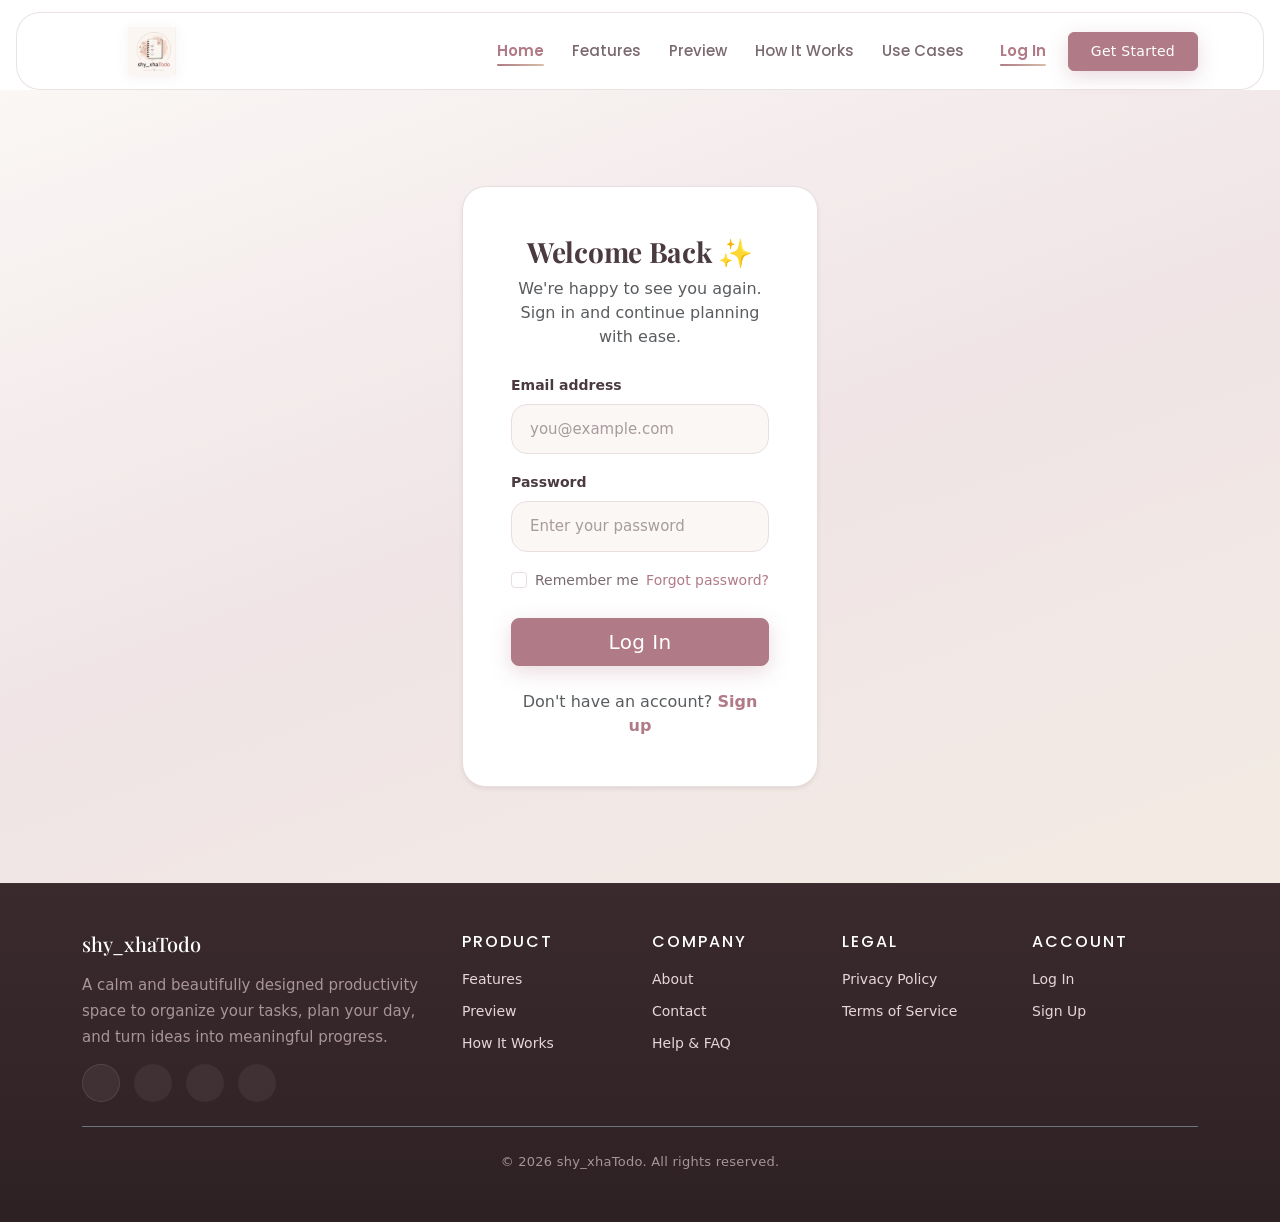
<file: frontend/profile.html>
<!DOCTYPE html>
<html lang="en">

<head>

    <meta charset="UTF-8">

    <meta name="viewport" content="width=device-width, initial-scale=1.0">
    <meta
    name="description"
    content="shy_xhaTodo - Beautiful Productivity Planner">
    
    <meta
    name="theme-color"
    content="#B07A87">
    <title>Profile | shy_xhaTodo</title>

    <link rel="icon" href="favicon.jpeg" type="image/jpeg">

    <!-- Bootstrap -->

    <link href="https://cdn.jsdelivr.net/npm/bootstrap@5.3.3/dist/css/bootstrap.min.css" rel="stylesheet">
    <link
    rel="stylesheet"
    href="https://cdn.jsdelivr.net/npm/bootstrap-icons@1.11.3/font/bootstrap-icons.min.css">
    <!-- Google Fonts -->

    <link rel="preconnect" href="https://fonts.googleapis.com">

    <link rel="preconnect" href="https://fonts.gstatic.com" crossorigin>

    <link href="https://fonts.googleapis.com/css2?family=Playfair+Display:wght@600;700&family=Poppins:wght@300;400;500;600;700&display=swap"
        rel="stylesheet">

    <!-- Custom CSS -->

    <link rel="stylesheet" href="style.css">

</head>

<body>

    
<!-- ===========================
Navbar
=========================== -->

<nav class="navbar navbar-expand-lg custom-navbar">

    <div class="container">
    
    <a class="navbar-brand" href="index.html">
    
    <img src="logo.jpeg" width="45">
    
    <span>shy_xhaTodo</span>
    
    </a>
    
    <button class="navbar-toggler"
    type="button"
    data-bs-toggle="collapse"
    data-bs-target="#navbarNav">
    
    ☰
    
    </button>
    
    <div class="collapse navbar-collapse"
    id="navbarNav">
    
    <ul class="navbar-nav ms-auto">
    
    <li class="nav-item">
    <a class="nav-link" href="dashboard.html">Dashboard</a>
    </li>
    
    <li class="nav-item">
    <a class="nav-link" href="analytics.html">Analytics</a>
    </li>
    
    <li class="nav-item">
    <a class="nav-link" href="calendar.html">Calendar</a>
    </li>
    
    <li class="nav-item">
    <a class="nav-link" href="notes.html">Notes</a>
    </li>
    
    <li class="nav-item">
    <a class="nav-link" href="pomodoro.html">Focus</a>
    </li>
    
    <li class="nav-item">
    <a class="nav-link" href="habits.html">Habits</a>
    </li>
    
    <li class="nav-item">
    <a class="nav-link" href="passwords.html">Vault</a>
    </li>
    
    <li class="nav-item">
    <a class="nav-link active" href="profile.html">Profile</a>
    </li>
    
    <li class="nav-item">
    <a class="nav-link" href="settings.html">Settings</a>
    </li>
    
    </ul>
    
    </div>
    
    </div>
    
    </nav>
<main>
<!-- ===========================
Profile Hero
=========================== -->

<section id="profileHero" class="py-5">

    <div class="container">

        <div class="planner-card">

            <div class="row align-items-center">

                <div class="col-lg-4 text-center">

                    <img
                        src="logo.jpeg"
                        class="profile-image rounded-circle shadow-lg"
                    
                        alt="Profile">

                </div>

                <div class="col-lg-8">

                    <span class="hero-badge">

                        🌸 My Profile

                    </span>

                    <h1 class="hero-title mt-3">

                        Shikha Yadav

                    </h1>

                    <p class="hero-text">

                        Frontend Developer • Java Learner • Problem Solver

                    </p>

                    <button
class="btn btn-primary"
onclick="document.getElementById('profileName').focus()">

Edit Profile

</button>

                </div>

            </div>

        </div>

    </div>

</section>

<!-- ===========================
Main Content
=========================== -->

<section class="pb-5">

<div class="container">

<div class="row g-4">

<!-- Left -->

<div class="col-lg-8">

    <!-- ===========================
Personal Information
=========================== -->

<div class="planner-card">

    <h3 class="widget-title">
    
    👤 Personal Information
    
    </h3>
    
    <div class="row">
    
    <div class="col-md-6 mb-4">
    
    <label class="form-label">
    
    Full Name
    
    </label>
    
    <input
    type="text"
    class="form-control"
    value="Shikha Yadav"
    id="profileName">
    
    </div>
    
    <div class="col-md-6 mb-4">
    
    <label class="form-label">
    
    Email
    
    </label>
    
    <input
    type="email"
    class="form-control"
    value="shikha@example.com"
    id="profileEmail">
    
    </div>
    
    <div class="col-md-6 mb-4">
    
    <label class="form-label">
    
    Phone
    
    </label>
    
    <input
    type="text"
    class="form-control"
    placeholder="+91 9876543210"
    id="profilePhone">
    
    </div>
    
    <div class="col-md-6 mb-4">
    
    <label class="form-label">
    
    Location
    
    </label>
    
    <input
    type="text"
    class="form-control"
    placeholder="India"
    id="profileLocation">
    
    </div>
    
    <div class="col-12">
    
    <label class="form-label">
    
    About Me
    
    </label>
    
    <textarea
    class="form-control"
    rows="5"
    id="profileBio"
    placeholder="Tell us about yourself..."></textarea>
    
    </div>
    
    <div class="mt-4">
    
    <button
    class="btn btn-primary"
    id="saveProfile">
    
    Save Profile
    
    </button>
    
    </div>
    
    </div>
    
    </div>
    <!-- ===========================
Productivity Stats
=========================== -->

<div class="planner-card mt-4">

    <h3 class="widget-title">
    
    📊 Productivity Summary
    
    </h3>
    
    <div class="row g-4">
    
    <div class="col-md-3">
    
    <div class="dashboard-card">
    
    <div class="dashboard-icon">
    
    📋
    
    </div>
    
    <h2 id="profileTotalTasks">
    
    0
    
    </h2>
    
    <p>
    
    Total Tasks
    
    </p>
    
    </div>
    
    </div>
    
    <div class="col-md-3">
    
    <div class="dashboard-card">
    
    <div class="dashboard-icon">
    
    ✅
    
    </div>
    
    <h2 id="profileCompletedTasks">
    
    0
    
    </h2>
    
    <p>
    
    Completed
    
    </p>
    
    </div>
    
    </div>
    
    <div class="col-md-3">
    
    <div class="dashboard-card">
    
    <div class="dashboard-icon">
    
    ⭐
    
    </div>
    
    <h2 id="profileHighPriority">
    
    0
    
    </h2>
    
    <p>
    
    High Priority
    
    </p>
    
    </div>
    
    </div>
    
    <div class="col-md-3">
    
    <div class="dashboard-card">
    
    <div class="dashboard-icon">
    
    🔥
    
    </div>
    
    <h2>
    
    7
    
    </h2>
    
    <p>
    
    Day Streak
    
    </p>
    
    </div>
    
    </div>
    
    </div>
    
    </div>
    <!-- ===========================
Achievements
=========================== -->

<div class="planner-card mt-4">

    <h3 class="widget-title">

        🏆 Achievements

    </h3>

    <div class="row g-3">

        <div class="col-md-3">

            <div class="achievement-card">

                🌸

                <h5>First Task</h5>

                <small>Created your first task</small>

            </div>

        </div>

        <div class="col-md-3">

            <div class="achievement-card">

                🔥

                <h5>7 Day Streak</h5>

                <small>Stayed productive</small>

            </div>

        </div>

        <div class="col-md-3">

            <div class="achievement-card">

                ⭐

                <h5>Task Master</h5>

                <small>Completed 50 tasks</small>

            </div>

        </div>

        <div class="col-md-3">

            <div class="achievement-card">

                💖

                <h5>Consistent</h5>

                <small>Used the app daily</small>

            </div>

        </div>

    </div>

</div>

<!-- ===========================
Preferences
=========================== -->

<div class="planner-card mt-4">

    <h3 class="widget-title">

        ⚙️ Preferences

    </h3>

    <div class="row">

        <div class="col-md-6 mb-3">

            <label class="form-label">

                Theme

            </label>

            <select
id="themeSelect"
class="form-select">

                <option>Light</option>

                <option>Dark</option>

                <option>System</option>

            </select>

        </div>

        <div class="col-md-6 mb-3">

            <label class="form-label">

                Language

            </label>

            <select
id="languageSelect"
class="form-select">

                <option>English</option>

                <option>Hindi</option>

            </select>

        </div>

        <div class="col-md-6 mb-3">

            <label class="form-label">

                Accent Color

            </label>

            
                <select
id="accentSelect"
class="form-select">

                <option>Rose Pink</option>

                <option>Lavender</option>

                <option>Beige</option>

            </select>

        </div>

        <div class="col-md-6 mb-3">

            <label class="form-label">

                Notifications

            </label>

            <select
id="notificationSelect"
class="form-select">

                <option>Enabled</option>

                <option>Disabled</option>

            </select>

        </div>

    </div>

</div>

<!-- ===========================
Recent Activity
=========================== -->

<div class="planner-card mt-4">

    <h3 class="widget-title">

        📈 Recent Activity

    </h3>

    <ul class="activity-list">

        <li>✅ Completed "Java Assignment"</li>

        <li>⭐ Added High Priority Task</li>

        <li>📅 Scheduled Meeting</li>

        <li>📝 Updated Profile</li>

        <li>🔥 Maintained Daily Streak</li>

    </ul>

</div>

</div>

<!-- ===========================
RIGHT SIDEBAR
=========================== -->

<div class="col-lg-4">

    <!-- Profile Completion -->

    <div class="planner-card mb-4">

        <h3 class="widget-title">

            💯 Profile Completion

        </h3>

        <div class="progress mb-3">

            <div
                class="progress-bar"
                style="width:75%">

            </div>

        </div>

        <small class="text-muted">

            75% Complete

        </small>

    </div>

    <!-- Quote -->

    <div class="planner-card mb-4">

        <h3 class="widget-title">

            💖 Quote

        </h3>

        <blockquote>

            "Believe in yourself and all that you are."

        </blockquote>

    </div>

    <!-- Skills -->

    <div class="planner-card mb-4">

        <h3 class="widget-title">

            💻 Skills

        </h3>

        <span class="badge bg-secondary m-1">HTML</span>

        <span class="badge bg-secondary m-1">CSS</span>

        <span class="badge bg-secondary m-1">JavaScript</span>

        <span class="badge bg-secondary m-1">Java</span>

        <span class="badge bg-secondary m-1">Git</span>

    </div>

    <!-- Goals -->

    <div class="planner-card">

        <h3 class="widget-title">

            🎯 Goals

        </h3>

        <ul class="list-unstyled">

            <li>✔ Complete Portfolio</li>

            <li>✔ Learn Spring Boot</li>

            <li>✔ Deploy Project</li>

            <li>✔ Crack Placement</li>

        </ul>

    </div>

</div>

</div>

</div>

</section>
</main>
<!-- ===========================
FOOTER
=========================== -->

<footer class="footer">

    <div class="container">
    
    <div class="row">
    
    <div class="col-md-6">
    
    <h3>shy_xhaTodo</h3>
    
    <p>
    
    Organize.
    
    Focus.
    
    Achieve.
    
    </p>
    
    </div>
    
    <div class="col-md-6 text-md-end">
    
    <p>
    
    © 2026 All Rights Reserved.
    
    </p>
    
    </div>
    
    </div>
    
    </div>
    
    </footer>

<!-- Bootstrap JS -->

<script src="https://cdn.jsdelivr.net/npm/bootstrap@5.3.3/dist/js/bootstrap.bundle.min.js"></script>

<!-- Custom JS -->

<script src="script.js"></script>
<button id="backToTop">
    ⬆
    </button>
</body>

</html>
</file>
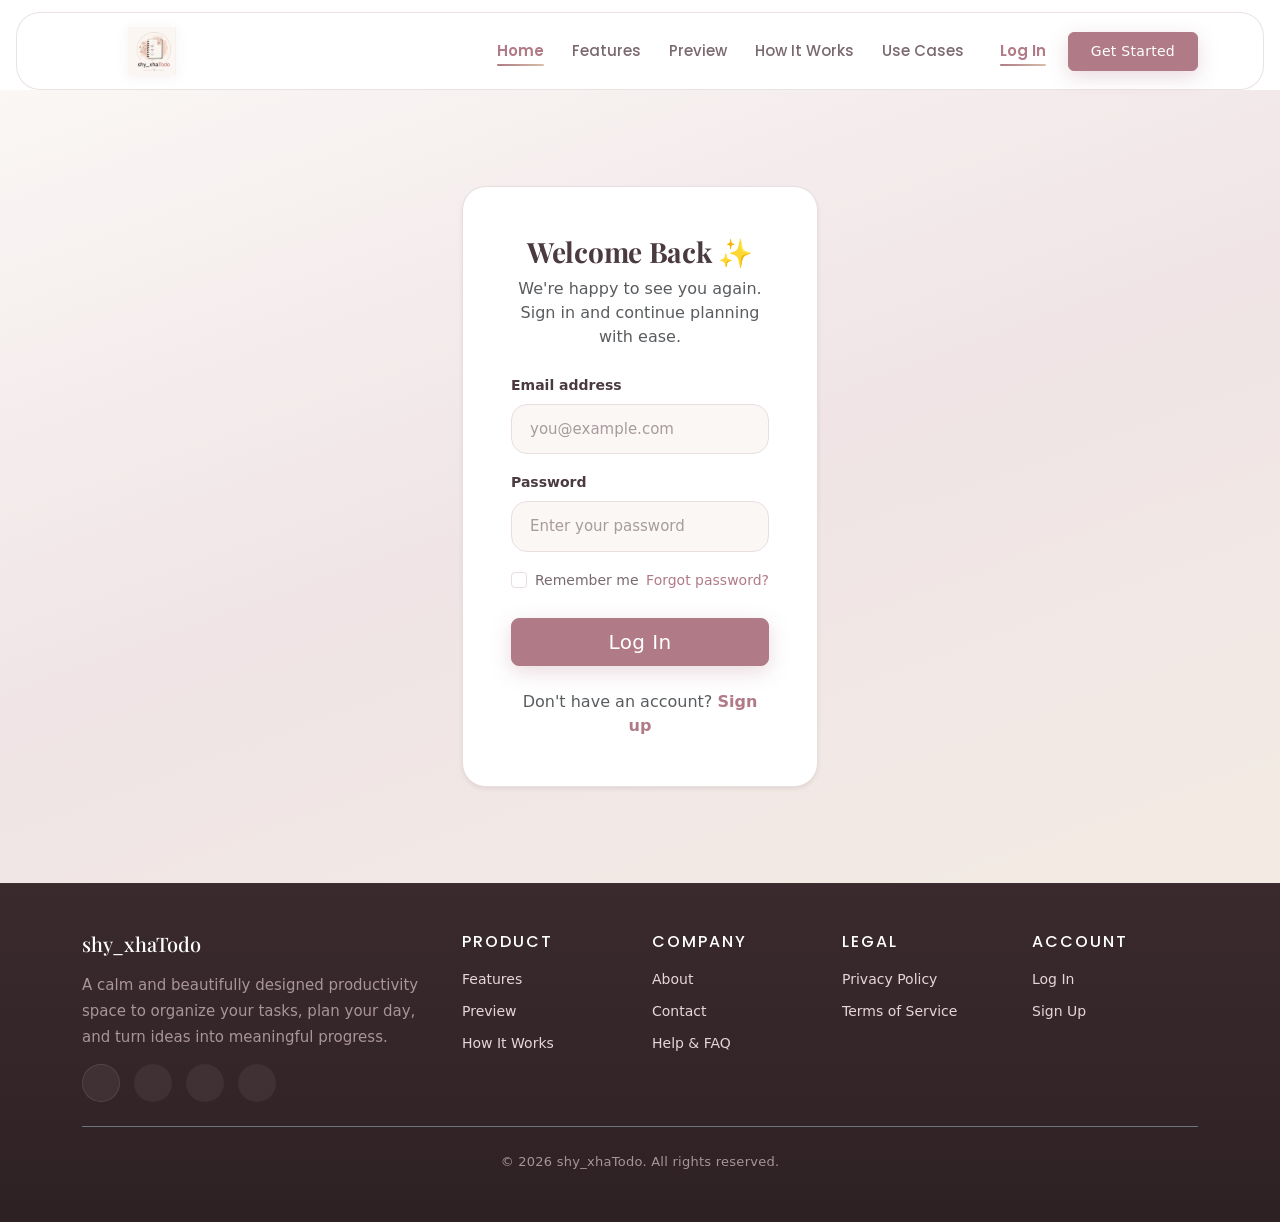
<file: frontend/settings.html>
<!DOCTYPE html>
<html lang="en">

<head>

<meta charset="UTF-8">

<meta name="viewport" content="width=device-width, initial-scale=1.0">
<meta
name="description"
content="shy_xhaTodo - Beautiful Productivity Planner">

<meta
name="theme-color"
content="#B07A87">
<title>Settings | shy_xhaTodo</title>

<link rel="icon" href="favicon.jpeg" type="image/jpeg">

<link rel="stylesheet" href="style.css">

<link href="https://cdn.jsdelivr.net/npm/bootstrap@5.3.3/dist/css/bootstrap.min.css" rel="stylesheet">

<link href="https://fonts.googleapis.com/css2?family=Poppins:wght@300;400;500;600;700&family=Playfair+Display:wght@700&display=swap" rel="stylesheet">

</head>

<body>



    
        
    <nav class="navbar navbar-expand-lg custom-navbar">

        <div class="container">
        
        <a class="navbar-brand" href="index.html">
        
        <img src="logo.jpeg" width="45">
        
        <span>shy_xhaTodo</span>
        
        </a>
        
        <button class="navbar-toggler"
        type="button"
        data-bs-toggle="collapse"
        data-bs-target="#navbarNav">
        
        ☰
        
        </button>
        
        <div class="collapse navbar-collapse"
        id="navbarNav">
        
        <ul class="navbar-nav ms-auto">
        
        <li class="nav-item">
        <a class="nav-link" href="dashboard.html">Dashboard</a>
        </li>
        
        <li class="nav-item">
        <a class="nav-link" href="analytics.html">Analytics</a>
        </li>
        
        <li class="nav-item">
        <a class="nav-link" href="calendar.html">Calendar</a>
        </li>
        
        <li class="nav-item">
        <a class="nav-link" href="notes.html">Notes</a>
        </li>
        
        <li class="nav-item">
        <a class="nav-link" href="pomodoro.html">Focus</a>
        </li>
        
        <li class="nav-item">
        <a class="nav-link" href="habits.html">Habits</a>
        </li>
        
        <li class="nav-item">
        <a class="nav-link" href="passwords.html">Vault</a>
        </li>
        
        <li class="nav-item">
        <a class="nav-link" href="profile.html">Profile</a>
        </li>
        
        <li class="nav-item">
        <a class="nav-link active" href="settings.html">Settings</a>
        </li>
        
        </ul>
        
        </div>
        
        </div>
        
        </nav>

<section class="py-5">

<div class="container">

<div class="hero-box text-center">

<span class="hero-badge">

⚙️ Settings

</span>

<h1 class="hero-title">

Customize Your Workspace

</h1>

<p class="hero-text">

Personalize shy_xhaTodo according to your preferences.

</p>

</div>

</div>

</section>

<section class="pb-5">

<div class="container">

<div class="planner-card">

<h3 class="widget-title">

Preferences

</h3>

<div class="form-check form-switch mb-4">

<input
class="form-check-input"
type="checkbox"
id="darkMode">

<label class="form-check-label">

Enable Dark Mode

</label>

</div>

<div class="form-check form-switch mb-4">

<input
class="form-check-input"
type="checkbox"
id="notifications">

<label class="form-check-label">

Enable Notifications

</label>

</div>

<label class="form-label">

Accent Color

</label>

<select
class="form-select"
id="accentColor">

<option value="#B07A87">Rose</option>

<option value="#7A9E9F">Sage</option>

<option value="#7C6A92">Lavender</option>

<option value="#D6BFA8">Beige</option>

</select>

<button
id="saveSettings"
class="btn btn-primary mt-4">

Save Settings

</button>

</div>

</div>

</section>


<footer class="footer">

    <div class="container">
    
    <div class="row">
    
    <div class="col-md-6">
    
    <h3>shy_xhaTodo</h3>
    
    <p>
    
    Organize.
    
    Focus.
    
    Achieve.
    
    </p>
    
    </div>
    
    <div class="col-md-6 text-md-end">
    
    <p>
    
    © 2026 All Rights Reserved.
    
    </p>
    
    </div>
    
    </div>
    
    </div>
    
    </footer>
    <script src="https://cdn.jsdelivr.net/npm/bootstrap@5.3.3/dist/js/bootstrap.bundle.min.js"></script>


<script src="script.js"></script>
<button id="backToTop">
    ⬆
    </button>
</body>

</html>
</file>
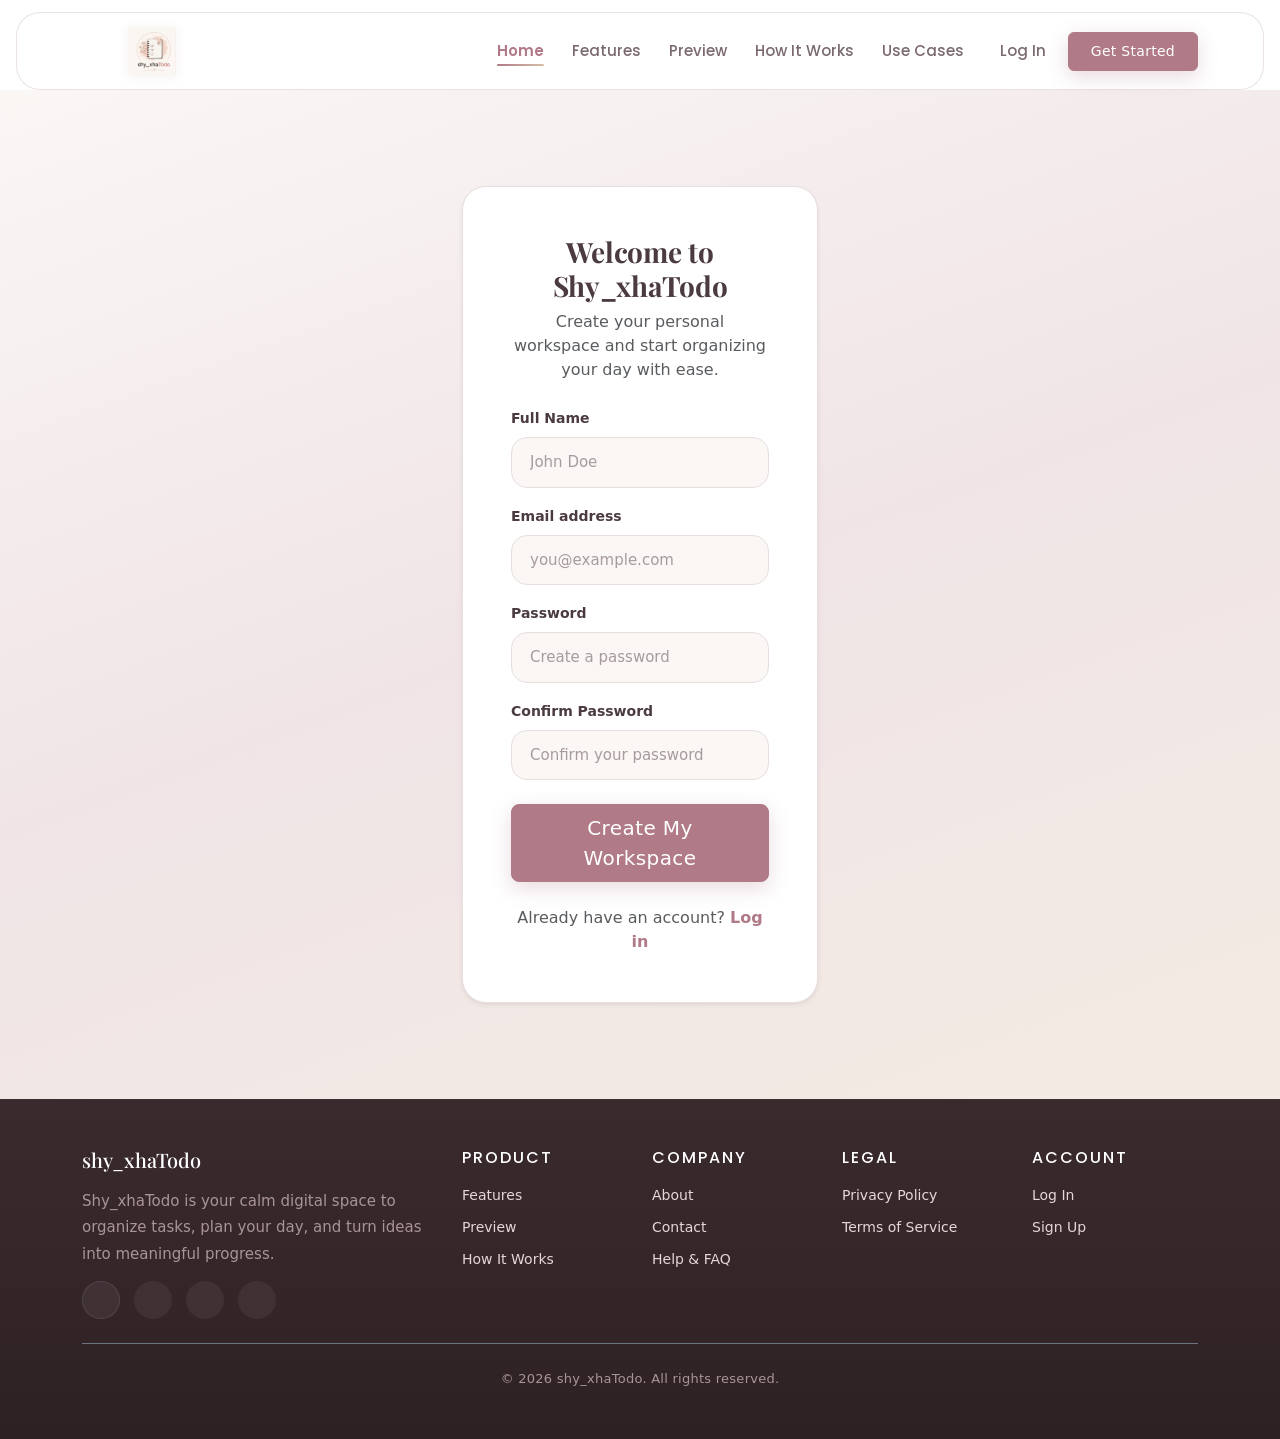
<file: frontend/signup.html>
<!DOCTYPE html>
<html lang="en">
<head>
  <meta charset="UTF-8">
  <meta name="viewport" content="width=device-width, initial-scale=1.0">

  <meta name="description" content="Create your Shy_xhaTodo account and start organizing your day beautifully.">
  <title>Sign Up — shy_xhaTodo</title>
  
  <link rel="icon" href="favicon.jpeg" type="image/jpeg">
  <link rel="stylesheet" href="style.css">

  <link href="https://cdn.jsdelivr.net/npm/bootstrap@5.3.3/dist/css/bootstrap.min.css" rel="stylesheet">
</head>
<body>

  
  <!-- Header & Navigation Section-->
  <header>
    
    <nav class="navbar navbar-expand-lg navbar-light bg-light border-bottom">
      <div class="container">
        <a class="navbar-brand" href="index.html">
          <img
          src="logo.jpeg"
            alt="shy_xhaTodo"
            class="img-fluid"
            width="140"
          >
        </a>
        <button
          class="navbar-toggler"
          type="button"
          data-bs-toggle="collapse"
          data-bs-target="#mainNavbar"
          aria-controls="mainNavbar"
          aria-expanded="false"
          aria-label="Toggle navigation"
        >
          <span class="navbar-toggler-icon"></span>
        </button>
        <div class="collapse navbar-collapse" id="mainNavbar">
          <ul class="navbar-nav ms-auto mb-2 mb-lg-0 align-items-lg-center">
            <li class="nav-item">
              <a class="nav-link active" href="index.html">Home</a>
          </li>
            <li class="nav-item">
              <a class="nav-link" href="index.html#features">Features</a>
            </li>
            <li class="nav-item">
              <a class="nav-link" href="index.html#preview">Preview</a>
            </li>
            <li class="nav-item">
              <a class="nav-link" href="index.html#how-it-works">How It Works</a>
            </li>
            <li class="nav-item">
              <a class="nav-link" href="index.html#use-cases">Use Cases</a>
            </li>
            <li class="nav-item ms-lg-2">
              <a class="nav-link" href="login.html">Log In</a>
            </li>
            <li class="nav-item ms-lg-2">
              <a class="btn btn-primary active" aria-current="page" href="signup.html">Get Started</a>
            </li>
          </ul>
        </div>
      </div>
    </nav>
  </header>

  <main>

    <!-- Sign Up Section-->
    <section class="py-5 bg-light">
      <div class="container py-5">
        <div class="row justify-content-center">
          <div class="col-12 col-sm-10 col-md-8 col-lg-5 col-xl-4">

            <!-- Sign Up Card-->
            <div class="card border-0 shadow-sm">
              <div class="card-body p-4 p-md-5">

                <!-- Sign Up Header-->
                <div class="text-center mb-4">
                  <h1 class="h3 fw-bold mb-2">Welcome to Shy_xhaTodo</h1>
                  <p class="text-muted mb-0"> Create your personal workspace and start organizing your day with ease.</p>
                </div>

                <!-- Sign Up Form-->
                <form id="signupForm">
                  <div class="mb-3">
                    <label for="fullName" class="form-label">Full Name</label>
                    <input
                      type="text"
                      class="form-control form-control-lg"
                      id="fullName"
                      name="fullName"
                      placeholder="John Doe"
                      autocomplete="name"
                      required
                    >
                  </div>

                  <div class="mb-3">
                    <label for="email" class="form-label">Email address</label>
                    <input
                      type="email"
                      class="form-control form-control-lg"
                      id="email"
                      name="email"
                      placeholder="you@example.com"
                      autocomplete="email"
                      required
                    >
                  </div>

                  <div class="mb-3">
                    <label for="password" class="form-label">Password</label>
                    <input
                      type="password"
                      class="form-control form-control-lg"
                      id="password"
                      name="password"
                      placeholder="Create a password"
                      autocomplete="new-password"
                      required
                    >
                  </div>

                  <div class="mb-4">
                    <label for="confirmPassword" class="form-label">Confirm Password</label>
                    <input
                      type="password"
                      class="form-control form-control-lg"
                      id="confirmPassword"
                      name="confirmPassword"
                      placeholder="Confirm your password"
                      autocomplete="new-password"
                      required
                    >
                  </div>

                  <!-- Create Account Button-->
                  <div class="d-grid mb-4">
                   <button type="submit" id="signupBtn" class="btn btn-primary btn-lg">Create My Workspace</button>
                  </div>
                </form>

                <!-- Log In Link-->
                <p class="text-center text-muted mb-0">
                  Already have an account?
                  <a class="text-decoration-none fw-semibold" href="login.html">Log in</a>
                </p>

              </div>
            </div>

          </div>
        </div>
      </div>
    </section>

  </main>

  <!-- Footer Section-->
  <footer class="py-5 bg-dark text-white">
    <div class="container">
      <div class="row g-4">
        <div class="col-lg-4">
          <h2 class="h5 mb-3">shy_xhaTodo</h2>
          <p class="text-white-50 mb-0">
            Shy_xhaTodo is your calm digital space to organize tasks, plan your day, and turn ideas into meaningful progress.
          </p>
        </div>
        <div class="col-6 col-lg-2">
          <h3 class="h6 text-uppercase mb-3">Product</h3>
          <ul class="list-unstyled">
            <li class="mb-2"><a class="link-light text-decoration-none" href="index.html#features">Features</a></li>
            <li class="mb-2"><a class="link-light text-decoration-none" href="index.html#preview">Preview</a></li>
            <li class="mb-2"><a class="link-light text-decoration-none" href="index.html#how-it-works">How It Works</a></li>
          </ul>
        </div>
        <div class="col-6 col-lg-2">
          <h3 class="h6 text-uppercase mb-3">Company</h3>
          <ul class="list-unstyled">
            <li class="mb-2"><a class="link-light text-decoration-none" href="#">About</a></li>
            <li class="mb-2"><a class="link-light text-decoration-none" href="#">Contact</a></li>
            <li class="mb-2"><a class="link-light text-decoration-none" href="#">Help &amp; FAQ</a></li>
          </ul>
        </div>
        <div class="col-6 col-lg-2">
          <h3 class="h6 text-uppercase mb-3">Legal</h3>
          <ul class="list-unstyled">
            <li class="mb-2"><a class="link-light text-decoration-none" href="#">Privacy Policy</a></li>
            <li class="mb-2"><a class="link-light text-decoration-none" href="#">Terms of Service</a></li>
          </ul>
        </div>
        <div class="col-6 col-lg-2">
          <h3 class="h6 text-uppercase mb-3">Account</h3>
          <ul class="list-unstyled">
            <li class="mb-2"><a class="link-light text-decoration-none" href="login.html">Log In</a></li>
            <li class="mb-2"><a class="link-light text-decoration-none" href="signup.html">Sign Up</a></li>
          </ul>
        </div>
      </div>
      <hr class="border-secondary my-4">
      <p class="text-white-50 text-center mb-0 small">
        &copy; 2026 shy_xhaTodo. All rights reserved.
      </p>
    </div>
  </footer>

  <script src="https://cdn.jsdelivr.net/npm/bootstrap@5.3.3/dist/js/bootstrap.bundle.min.js"></script>
  <script src="script.js"></script>
  <button id="backToTop">
    ⬆
    </button>
</body>
</html>
</file>
<file: frontend/style.css>
/* ==========================================================================
   Shy_xhaTodo — Premium Pinterest-Inspired Productivity Stylesheet
   Bootstrap 5 compatible · CSS-only redesign · No HTML modifications
   ========================================================================== */


/* --------------------------------------------------------------------------
   Google Font Import
   -------------------------------------------------------------------------- */
@import url("https://fonts.googleapis.com/css2?family=Playfair+Display:ital,wght@0,500;0,600;0,700;1,500&family=Poppins:wght@300;400;500;600;700&display=swap");


/* --------------------------------------------------------------------------
   CSS Variables — Brand Design Tokens
   -------------------------------------------------------------------------- */
:root {
  /* Brand Palette */
  --color-bg: #faf7f5;
  --color-card: #ffffff;
  --color-primary: #b07a87;
  --color-secondary: #e7d6d9;
  --color-accent: #d6bfa8;
  --color-text: #4b3b40;
  --color-text-muted: #7a6a70;
  --color-border: #e8dddf;
  --color-primary-hover: #8c5d6b;
  --color-success: #9bb89c;

  /* Derived Tones */
  --color-primary-light: #c99aa4;
  --color-primary-subtle: #f5ecee;
  --color-accent-subtle: #f3ebe3;
  --color-secondary-soft: #f0e4e6;
  --color-white: #ffffff;

  /* Footer — Warm Dark */
  --color-footer-bg: #3a2a2e;
  --color-footer-deep: #2e2124;
  --color-footer-text: #e7d6d9;
  --color-footer-muted: #a89499;

  /* Shadows — Soft & Warm */
  --shadow-xs: 0 1px 3px rgba(75, 59, 64, 0.04);
  --shadow-sm: 0 4px 12px rgba(75, 59, 64, 0.06);
  --shadow-md: 0 8px 24px rgba(75, 59, 64, 0.08);
  --shadow-lg: 0 16px 40px rgba(75, 59, 64, 0.1);
  --shadow-xl: 0 24px 56px rgba(176, 122, 135, 0.14);
  --shadow-primary: 0 6px 20px rgba(176, 122, 135, 0.28);
  --shadow-glow: 0 0 0 1px rgba(176, 122, 135, 0.12), 0 12px 32px rgba(176, 122, 135, 0.16);

  /* Typography */
  --font-heading: "Playfair Display", Georgia, "Times New Roman", serif;
  --font-body: "Poppins", -apple-system, BlinkMacSystemFont, "Segoe UI", sans-serif;
  --font-size-base: 1rem;
  --line-height-base: 1.7;

  /* Spacing & Shape */
  --section-padding-y: 6rem;
  --radius-sm: 0.75rem;
  --radius-md: 1rem;
  --radius-lg: 1.5rem;
  --radius-xl: 1.75rem;
  --radius-card: 24px;
  --radius-pill: 50rem;

  /* Motion */
  --transition-fast: 0.2s cubic-bezier(0.4, 0, 0.2, 1);
  --transition-base: 0.35s cubic-bezier(0.4, 0, 0.2, 1);
  --transition-slow: 0.5s cubic-bezier(0.4, 0, 0.2, 1);

  /* Bootstrap Overrides */
  --bs-primary: #b07a87;
  --bs-primary-rgb: 176, 122, 135;
  --bs-body-font-family: var(--font-body);
  --bs-body-color: var(--color-text);
  --bs-body-bg: var(--color-bg);
  --bs-border-color: var(--color-border);
  --bs-link-color: var(--color-primary);
  --bs-link-hover-color: var(--color-primary-hover);
}


/* --------------------------------------------------------------------------
   Keyframe Animations
   -------------------------------------------------------------------------- */
@keyframes fadeInUp {
  from {
    opacity: 0;
    transform: translateY(24px);
  }
  to {
    opacity: 1;
    transform: translateY(0);
  }
}

@keyframes fadeIn {
  from { opacity: 0; }
  to { opacity: 1; }
}

@keyframes float {
  0%, 100% { transform: translateY(0); }
  50% { transform: translateY(-10px); }
}

@keyframes gentlePulse {
  0%, 100% { opacity: 0.45; }
  50% { opacity: 0.7; }
}


/* --------------------------------------------------------------------------
   Base & Global Styles
   -------------------------------------------------------------------------- */
html {
  scroll-behavior: smooth;
}

body {
  font-family: var(--font-body);
  font-size: var(--font-size-base);
  font-weight: 400;
  line-height: var(--line-height-base);
  color: var(--color-text);
  background-color: var(--color-bg);
  -webkit-font-smoothing: antialiased;
  -moz-osx-font-smoothing: grayscale;
}

h1, h2, h3, h4, h5, h6,
.display-4,
.display-6 {
  font-family: var(--font-heading);
  font-weight: 600;
  color: var(--color-text);
  letter-spacing: -0.01em;
}

p {
  color: var(--color-text-muted);
}

a {
  transition: color var(--transition-fast), opacity var(--transition-fast);
}

a:focus-visible,
.btn:focus-visible,
.form-control:focus-visible,
.form-check-input:focus-visible,
.navbar-toggler:focus-visible {
  outline: 2px solid var(--color-primary);
  outline-offset: 3px;
}

img {
  max-width: 100%;
  height: auto;
}

::selection {
  background-color: var(--color-secondary);
  color: var(--color-text);
}

main > section {
  padding-top: var(--section-padding-y);
  padding-bottom: var(--section-padding-y);
}

.text-muted {
  color: var(--color-text-muted) !important;
}

.bg-light {
  background-color: var(--color-bg) !important;
}

.bg-primary {
  background-color: var(--color-primary) !important;
}

.bg-dark {
  background-color: var(--color-footer-bg) !important;
}


/* --------------------------------------------------------------------------
   Navbar
   -------------------------------------------------------------------------- */
header {
  position: sticky;
  top: 0;
  z-index: 1030;
  padding: 0.75rem 1rem 0;
}

header .navbar {
  background: rgba(255, 255, 255, 0.72) !important;
  backdrop-filter: blur(18px) saturate(160%);
  -webkit-backdrop-filter: blur(18px) saturate(160%);
  border: 1px solid rgba(232, 221, 223, 0.85) !important;
  border-radius: var(--radius-lg);
  box-shadow: var(--shadow-sm);
  padding: 0.75rem 1.25rem;
  transition:
    box-shadow var(--transition-base),
    background var(--transition-base),
    border-color var(--transition-base);
}

header .navbar-brand {
  padding: 0;
  margin-right: 1rem;
  transition: transform var(--transition-base), opacity var(--transition-base);
}

header .navbar-brand img {
  width: 140px;
  max-height: 48px;
  object-fit: contain;
  filter: drop-shadow(0 2px 6px rgba(176, 122, 135, 0.12));
  transition: transform var(--transition-base), filter var(--transition-base);
}

header .navbar-brand:hover {
  transform: translateY(-1px);
}

header .navbar-brand:hover img {
  transform: scale(1.03);
  filter: drop-shadow(0 4px 12px rgba(176, 122, 135, 0.2));
}

header .nav-link {
  font-family: var(--font-body);
  font-size: 0.9375rem;
  font-weight: 500;
  color: var(--color-text-muted) !important;
  padding: 0.5rem 0.875rem !important;
  border-radius: var(--radius-pill);
  position: relative;
  transition: color var(--transition-fast);
}

header .nav-link::after {
  content: "";
  position: absolute;
  left: 0.875rem;
  right: 0.875rem;
  bottom: 0.25rem;
  height: 2px;
  background: linear-gradient(90deg, var(--color-primary), var(--color-accent));
  border-radius: var(--radius-pill);
  transform: scaleX(0);
  transform-origin: center;
  transition: transform var(--transition-base);
}

header .nav-link:hover {
  color: var(--color-primary) !important;
  background-color: transparent;
}

header .nav-link:hover::after,
header .nav-link.active::after {
  transform: scaleX(1);
}

header .nav-link.active {
  color: var(--color-primary) !important;
  font-weight: 600;
  background-color: transparent;
}

header .navbar-toggler {
  border: 1px solid var(--color-border);
  padding: 0.5rem 0.625rem;
  border-radius: var(--radius-sm);
  transition: border-color var(--transition-fast), box-shadow var(--transition-fast);
}

header .navbar-toggler:focus {
  box-shadow: 0 0 0 4px rgba(176, 122, 135, 0.18);
}

header .navbar-collapse {
  transition: all var(--transition-base);
}


/* --------------------------------------------------------------------------
   Hero Section
   -------------------------------------------------------------------------- */
#hero {
  background: linear-gradient(
    145deg,
    var(--color-bg) 0%,
    var(--color-secondary-soft) 35%,
    var(--color-accent-subtle) 65%,
    var(--color-bg) 100%
  ) !important;
  position: relative;
  overflow: hidden;
  padding-top: calc(var(--section-padding-y) + 1rem);
  padding-bottom: calc(var(--section-padding-y) + 1rem);
}

#hero::before,
#hero::after {
  content: "";
  position: absolute;
  border-radius: 50%;
  pointer-events: none;
  animation: gentlePulse 8s ease-in-out infinite;
}

#hero::before {
  top: -8%;
  right: -4%;
  width: 420px;
  height: 420px;
  background: radial-gradient(circle, rgba(231, 214, 217, 0.55) 0%, transparent 68%);
}

#hero::after {
  bottom: -12%;
  left: -6%;
  width: 360px;
  height: 360px;
  background: radial-gradient(circle, rgba(214, 191, 168, 0.4) 0%, transparent 68%);
  animation-delay: -4s;
}

#hero .container {
  position: relative;
  z-index: 1;
}

#hero .col-lg-6:first-child {
  animation: fadeInUp 0.8s ease both;
}

#hero .col-lg-6:last-child {
  animation: fadeInUp 0.8s ease 0.15s both;
}

#hero .display-4 {
  font-size: clamp(2.125rem, 5vw, 3.25rem);
  font-weight: 700;
  line-height: 1.12;
  letter-spacing: -0.02em;
  color: var(--color-text);
  margin-bottom: 1.25rem;
}

#hero .lead {
  font-family: var(--font-body);
  font-size: clamp(1rem, 2vw, 1.125rem);
  font-weight: 400;
  color: var(--color-text-muted);
  max-width: 34rem;
  line-height: 1.75;
  margin-bottom: 2rem !important;
}

#hero figure {
  position: relative;
}

#hero figure img {
  border-radius: var(--radius-xl);
  box-shadow: var(--shadow-lg);
  animation: float 5s ease-in-out infinite;
  transition:
    transform var(--transition-slow),
    box-shadow var(--transition-slow);
}

#hero figure img:hover {
  animation-play-state: paused;
  transform: translateY(-8px) scale(1.015);
  box-shadow: var(--shadow-xl);
}


/* --------------------------------------------------------------------------
   Buttons
   -------------------------------------------------------------------------- */
.btn {
  font-family: var(--font-body);
  font-weight: 600;
  letter-spacing: 0.02em;
  border-radius: var(--radius-pill);
  padding: 0.625rem 1.5rem;
  transition:
    transform var(--transition-fast),
    box-shadow var(--transition-fast),
    background-color var(--transition-fast),
    border-color var(--transition-fast),
    color var(--transition-fast);
}

.btn-primary {
  background-color: var(--color-primary);
  border-color: var(--color-primary);
  box-shadow: var(--shadow-primary);
}

.btn-primary:hover,
.btn-primary:focus {
  background-color: var(--color-primary-hover) !important;
  border-color: var(--color-primary-hover) !important;
  transform: translateY(-3px) scale(1.02);
  box-shadow: 0 10px 28px rgba(140, 93, 107, 0.32);
}

.btn-primary:active {
  transform: translateY(-1px) scale(1);
}

.btn-outline-secondary {
  color: var(--color-text);
  border: 1.5px solid var(--color-border);
  background-color: rgba(255, 255, 255, 0.7);
}

.btn-outline-secondary:hover,
.btn-outline-secondary:focus {
  color: var(--color-primary-hover) !important;
  border-color: var(--color-primary) !important;
  background-color: var(--color-primary-subtle) !important;
  transform: translateY(-3px) scale(1.02);
  box-shadow: var(--shadow-sm);
}

.btn-light {
  color: var(--color-primary-hover);
  background-color: var(--color-white);
  border-color: var(--color-white);
  box-shadow: var(--shadow-md);
}

.btn-light:hover,
.btn-light:focus {
  color: var(--color-text) !important;
  background-color: var(--color-white) !important;
  border-color: var(--color-white) !important;
  transform: translateY(-3px) scale(1.02);
  box-shadow: var(--shadow-lg);
}

.btn-lg {
  padding: 0.875rem 2rem;
  font-size: 1rem;
}

header .nav-item .btn-primary {
  padding: 0.5rem 1.375rem;
  font-size: 0.875rem;
}

header .nav-item .btn-primary.active {
  background-color: var(--color-primary-hover);
  border-color: var(--color-primary-hover);
}


/* --------------------------------------------------------------------------
   Feature & Use-Case Cards
   -------------------------------------------------------------------------- */
#features,
#use-cases {
  background-color: var(--color-bg);
}

#features .text-center,
#use-cases .text-center {
  margin-bottom: 3.5rem !important;
}

#features .text-center h2,
#use-cases .text-center h2,
#how-it-works .text-center h2 {
  font-size: clamp(1.75rem, 3.5vw, 2.5rem);
  font-weight: 700;
  margin-bottom: 0.75rem;
}

#features .text-center .lead,
#use-cases .text-center .lead,
#how-it-works .text-center .lead {
  font-family: var(--font-body);
  max-width: 36rem;
  margin-left: auto;
  margin-right: auto;
}

#features .card,
#use-cases .card {
  background-color: var(--color-card);
  border: 1px solid var(--color-border) !important;
  border-radius: var(--radius-card) !important;
  box-shadow: var(--shadow-sm);
  transition:
    transform var(--transition-slow),
    box-shadow var(--transition-slow),
    border-color var(--transition-base);
  overflow: hidden;
}

#features .card:hover,
#use-cases .card:hover {
  transform: translateY(-8px);
  box-shadow: var(--shadow-glow);
  border-color: rgba(176, 122, 135, 0.28) !important;
}

#features .card-body,
#use-cases .card-body {
  padding: 2rem !important;
}

#features .card-title,
#use-cases .card-title {
  font-family: var(--font-heading);
  font-size: 1.125rem;
  font-weight: 600;
  color: var(--color-text);
  margin-bottom: 0.875rem;
  padding-left: 1.25rem;
  position: relative;
  transition: color var(--transition-fast);
}

#features .card-title::before,
#use-cases .card-title::before {
  content: "";
  position: absolute;
  left: 0;
  top: 0.35em;
  width: 8px;
  height: 8px;
  border-radius: 50%;
  background: linear-gradient(135deg, var(--color-primary), var(--color-accent));
  box-shadow: 0 0 0 4px var(--color-primary-subtle);
  transition: transform var(--transition-base), box-shadow var(--transition-base);
}

#features .card:hover .card-title,
#use-cases .card:hover .card-title {
  color: var(--color-primary-hover);
}

#features .card:hover .card-title::before,
#use-cases .card:hover .card-title::before {
  transform: scale(1.2);
  box-shadow: 0 0 0 6px rgba(231, 214, 217, 0.6);
}

#features .card-text,
#use-cases .card-text {
  font-size: 0.9375rem;
  line-height: 1.7;
  color: var(--color-text-muted);
}


/* --------------------------------------------------------------------------
   Social Proof Section
   -------------------------------------------------------------------------- */
#social-proof {
  background-color: var(--color-card);
  border-bottom: 1px solid var(--color-border) !important;
  padding-top: 2.5rem;
  padding-bottom: 2.5rem;
}

#social-proof .h3 {
  font-family: var(--font-heading);
  color: var(--color-primary);
  font-weight: 700;
}

#social-proof blockquote p {
  font-style: italic;
  color: var(--color-text-muted);
}


/* --------------------------------------------------------------------------
   Product Preview Section
   -------------------------------------------------------------------------- */
#preview {
  background: linear-gradient(
    180deg,
    var(--color-bg) 0%,
    var(--color-secondary-soft) 100%
  ) !important;
}

#preview h2 {
  font-size: clamp(1.75rem, 3vw, 2.25rem);
}

#preview img {
  border-radius: var(--radius-xl);
  box-shadow: var(--shadow-lg);
  animation: float 6s ease-in-out infinite;
  animation-delay: -2s;
  transition:
    transform var(--transition-slow),
    box-shadow var(--transition-slow);
}

#preview img:hover {
  animation-play-state: paused;
  transform: translateY(-6px) scale(1.01);
  box-shadow: var(--shadow-xl);
}

#preview ul li {
  color: var(--color-text-muted);
  font-size: 0.9375rem;
  padding-left: 0.25rem;
}


/* --------------------------------------------------------------------------
   How It Works Section
   -------------------------------------------------------------------------- */
#how-it-works {
  background-color: var(--color-bg);
}

#how-it-works .display-6 {
  font-family: var(--font-heading);
  color: var(--color-primary) !important;
  font-weight: 700;
  font-size: 2.5rem;
}

#how-it-works article h3 {
  font-family: var(--font-heading);
  font-size: 1.125rem;
}

#how-it-works article .p-4 {
  border-radius: var(--radius-card);
  border: 1px solid transparent;
  transition:
    transform var(--transition-slow),
    background-color var(--transition-base),
    border-color var(--transition-base),
    box-shadow var(--transition-base);
}

#how-it-works article .p-4:hover {
  transform: translateY(-6px);
  background-color: var(--color-card);
  border-color: var(--color-border);
  box-shadow: var(--shadow-md);
}


/* --------------------------------------------------------------------------
   Call-to-Action Section
   -------------------------------------------------------------------------- */
#cta {
  background: linear-gradient(
    135deg,
    var(--color-primary) 0%,
    #c4909a 45%,
    var(--color-primary-hover) 100%
  ) !important;
  position: relative;
  overflow: hidden;
}

#cta::before {
  content: "";
  position: absolute;
  inset: 0;
  background:
    radial-gradient(circle at 15% 50%, rgba(255, 255, 255, 0.14) 0%, transparent 45%),
    radial-gradient(circle at 85% 30%, rgba(214, 191, 168, 0.2) 0%, transparent 40%);
  pointer-events: none;
}

#cta .container {
  position: relative;
  z-index: 1;
}

#cta h2 {
  font-size: clamp(1.75rem, 3.5vw, 2.375rem);
  color: var(--color-white) !important;
}

#cta p,
#cta .lead {
  color: rgba(255, 255, 255, 0.92) !important;
  font-family: var(--font-body);
}


/* --------------------------------------------------------------------------
   Login Form
   -------------------------------------------------------------------------- */
main section:has(#rememberMe) {
  background: linear-gradient(
    160deg,
    var(--color-bg) 0%,
    var(--color-secondary-soft) 50%,
    var(--color-accent-subtle) 100%
  ) !important;
  min-height: calc(100vh - 280px);
  display: flex;
  align-items: center;
  padding-top: 4rem;
  padding-bottom: 4rem;
}

main section:has(#rememberMe) .card {
  background-color: var(--color-card);
  border-radius: var(--radius-card) !important;
  border: 1px solid var(--color-border) !important;
  box-shadow: var(--shadow-lg);
  transition: box-shadow var(--transition-slow), transform var(--transition-slow);
  animation: fadeInUp 0.7s ease both;
}

main section:has(#rememberMe) .card:hover {
  box-shadow: var(--shadow-xl);
}

main section:has(#rememberMe) h1 {
  font-family: var(--font-heading);
  font-size: 1.75rem;
  font-weight: 700;
  color: var(--color-text);
}

main section:has(#rememberMe) .form-label {
  font-size: 0.875rem;
  font-weight: 600;
  color: var(--color-text);
  margin-bottom: 0.5rem;
}

main section:has(#rememberMe) .form-control {
  border: 1.5px solid var(--color-border);
  border-radius: var(--radius-md);
  padding: 0.8125rem 1.125rem;
  font-size: 0.9375rem;
  color: var(--color-text);
  background-color: var(--color-bg);
  transition:
    border-color var(--transition-fast),
    box-shadow var(--transition-fast),
    background-color var(--transition-fast);
}

main section:has(#rememberMe) .form-control::placeholder {
  color: var(--color-text-muted);
  opacity: 0.65;
}

main section:has(#rememberMe) .form-control:hover {
  border-color: var(--color-secondary);
  background-color: var(--color-white);
}

main section:has(#rememberMe) .form-control:focus {
  border-color: var(--color-primary);
  box-shadow: 0 0 0 4px rgba(176, 122, 135, 0.14);
  background-color: var(--color-white);
}

main section:has(#rememberMe) .form-check-input {
  border: 1.5px solid var(--color-border);
  transition: background-color var(--transition-fast), border-color var(--transition-fast);
}

main section:has(#rememberMe) .form-check-input:checked {
  background-color: var(--color-primary);
  border-color: var(--color-primary);
}

main section:has(#rememberMe) .form-check-label {
  font-size: 0.875rem;
  color: var(--color-text-muted);
}

main section:has(#rememberMe) a.small {
  font-size: 0.875rem;
  font-weight: 500;
  color: var(--color-primary);
}

main section:has(#rememberMe) a.small:hover {
  color: var(--color-primary-hover);
}

main section:has(#rememberMe) .text-center a.fw-semibold {
  color: var(--color-primary);
  transition: color var(--transition-fast);
}

main section:has(#rememberMe) .text-center a.fw-semibold:hover {
  color: var(--color-primary-hover);
}


/* --------------------------------------------------------------------------
   Signup Form
   -------------------------------------------------------------------------- */
main section:has(#fullName) {
  background: linear-gradient(
    160deg,
    var(--color-bg) 0%,
    var(--color-secondary-soft) 50%,
    var(--color-accent-subtle) 100%
  ) !important;
  min-height: calc(100vh - 280px);
  display: flex;
  align-items: center;
  padding-top: 4rem;
  padding-bottom: 4rem;
}

main section:has(#fullName) .card {
  background-color: var(--color-card);
  border-radius: var(--radius-card) !important;
  border: 1px solid var(--color-border) !important;
  box-shadow: var(--shadow-lg);
  transition: box-shadow var(--transition-slow), transform var(--transition-slow);
  animation: fadeInUp 0.7s ease both;
}

main section:has(#fullName) .card:hover {
  box-shadow: var(--shadow-xl);
}

main section:has(#fullName) h1 {
  font-family: var(--font-heading);
  font-size: 1.75rem;
  font-weight: 700;
  color: var(--color-text);
}

main section:has(#fullName) .form-label {
  font-size: 0.875rem;
  font-weight: 600;
  color: var(--color-text);
  margin-bottom: 0.5rem;
}

main section:has(#fullName) .form-control {
  border: 1.5px solid var(--color-border);
  border-radius: var(--radius-md);
  padding: 0.8125rem 1.125rem;
  font-size: 0.9375rem;
  color: var(--color-text);
  background-color: var(--color-bg);
  transition:
    border-color var(--transition-fast),
    box-shadow var(--transition-fast),
    background-color var(--transition-fast);
}

main section:has(#fullName) .form-control::placeholder {
  color: var(--color-text-muted);
  opacity: 0.65;
}

main section:has(#fullName) .form-control:hover {
  border-color: var(--color-secondary);
  background-color: var(--color-white);
}

main section:has(#fullName) .form-control:focus {
  border-color: var(--color-primary);
  box-shadow: 0 0 0 4px rgba(176, 122, 135, 0.14);
  background-color: var(--color-white);
}

main section:has(#fullName) .text-center a.fw-semibold {
  color: var(--color-primary);
  transition: color var(--transition-fast);
}

main section:has(#fullName) .text-center a.fw-semibold:hover {
  color: var(--color-primary-hover);
}


/* --------------------------------------------------------------------------
   Footer
   -------------------------------------------------------------------------- */
footer {
  background: linear-gradient(
    180deg,
    var(--color-footer-bg) 0%,
    var(--color-footer-deep) 100%
  ) !important;
  border-top: 1px solid rgba(232, 221, 223, 0.08);
  padding-top: 4.5rem !important;
  padding-bottom: 2.5rem !important;
}

footer h2 {
  font-family: var(--font-heading);
  font-size: 1.375rem;
  font-weight: 600;
  color: var(--color-footer-text);
}

footer h3 {
  font-family: var(--font-body);
  font-size: 0.6875rem;
  font-weight: 600;
  letter-spacing: 0.12em;
  text-transform: uppercase;
  color: var(--color-accent);
}

footer p,
footer .text-white-50 {
  color: var(--color-footer-muted) !important;
  font-size: 0.9375rem;
  line-height: 1.75;
}

/* Social icon placeholders — CSS-only, no HTML changes */
footer .col-lg-4 p {
  position: relative;
  padding-bottom: 3.25rem;
}

footer .col-lg-4 p::after {
  content: "";
  position: absolute;
  left: 0;
  bottom: 0;
  width: 38px;
  height: 38px;
  border-radius: 50%;
  background: rgba(255, 255, 255, 0.06);
  border: 1px solid rgba(231, 214, 217, 0.12);
  box-shadow:
    52px 0 0 0 rgba(255, 255, 255, 0.06),
    104px 0 0 0 rgba(255, 255, 255, 0.06),
    156px 0 0 0 rgba(255, 255, 255, 0.06);
  transition: background var(--transition-base), border-color var(--transition-base);
}

footer .col-lg-4:hover p::after {
  background: rgba(176, 122, 135, 0.15);
  border-color: rgba(176, 122, 135, 0.25);
  box-shadow:
    52px 0 0 0 rgba(176, 122, 135, 0.15),
    104px 0 0 0 rgba(176, 122, 135, 0.15),
    156px 0 0 0 rgba(176, 122, 135, 0.15);
}

footer .link-light {
  color: var(--color-footer-text) !important;
  font-size: 0.875rem;
  font-weight: 400;
  transition: color var(--transition-fast), transform var(--transition-fast);
  display: inline-block;
}

footer .link-light:hover {
  color: var(--color-white) !important;
  transform: translateX(4px);
}

footer hr {
  border-color: rgba(231, 214, 217, 0.12) !important;
  opacity: 1;
  margin-top: 3rem !important;
}

footer .small {
  font-size: 0.8125rem !important;
  letter-spacing: 0.02em;
  color: var(--color-footer-muted) !important;
}


/* --------------------------------------------------------------------------
   Reduced Motion — Accessibility
   -------------------------------------------------------------------------- */
@media (prefers-reduced-motion: reduce) {
  html {
    scroll-behavior: auto;
  }

  *,
  *::before,
  *::after {
    animation-duration: 0.01ms !important;
    animation-iteration-count: 1 !important;
    transition-duration: 0.01ms !important;
  }
}


/* --------------------------------------------------------------------------
   Responsive — Tablet (max 991px)
   -------------------------------------------------------------------------- */
@media (max-width: 991.98px) {
  :root {
    --section-padding-y: 4rem;
  }

  header {
    padding: 0.5rem 0.75rem 0;
  }

  header .navbar-collapse {
    background: rgba(255, 255, 255, 0.95);
    border-radius: var(--radius-md);
    padding: 1rem;
    margin-top: 0.75rem;
    box-shadow: var(--shadow-md);
    border: 1px solid var(--color-border);
  }

  header .nav-link::after {
    display: none;
  }

  header .nav-link:hover,
  header .nav-link.active {
    background-color: var(--color-primary-subtle);
    border-radius: var(--radius-sm);
  }

  header .nav-item .btn-primary {
    width: 100%;
    text-align: center;
    margin-top: 0.5rem;
  }

  #hero .container {
    padding-top: 2rem !important;
    padding-bottom: 2rem !important;
  }

  #hero figure {
    margin-top: 1.5rem;
  }

  main section:has(#rememberMe),
  main section:has(#fullName) {
    min-height: auto;
    padding-top: 2.5rem !important;
    padding-bottom: 2.5rem !important;
  }

  main section:has(#rememberMe) .card-body,
  main section:has(#fullName) .card-body {
    padding: 1.75rem !important;
  }

  footer .col-lg-4 p::after {
    left: 50%;
    transform: translateX(-50%);
    box-shadow:
      -78px 0 0 0 rgba(255, 255, 255, 0.06),
      -26px 0 0 0 rgba(255, 255, 255, 0.06),
      26px 0 0 0 rgba(255, 255, 255, 0.06),
      78px 0 0 0 rgba(255, 255, 255, 0.06);
  }
}


/* --------------------------------------------------------------------------
   Responsive — Mobile (max 575px)
   -------------------------------------------------------------------------- */
@media (max-width: 575.98px) {
  :root {
    --section-padding-y: 3rem;
  }

  header .navbar-brand img {
    width: 120px;
  }

  #hero .display-4 {
    font-size: 1.875rem;
  }

  #hero .d-flex .btn {
    width: 100%;
    margin-right: 0 !important;
  }

  #features .card-body,
  #use-cases .card-body {
    padding: 1.5rem !important;
  }

  footer {
    text-align: center;
  }

  footer .link-light:hover {
    transform: none;
  }

  footer .col-lg-4 p {
    padding-bottom: 0;
  }

  footer .col-lg-4 p::after {
    display: none;
  }

  main section:has(#rememberMe) h1,
  main section:has(#fullName) h1 {
    font-size: 1.5rem;
  }

  main section:has(#rememberMe) .form-control-lg,
  main section:has(#fullName) .form-control-lg {
    font-size: 1rem;
    padding: 0.75rem 1rem;
  }
}


/* --------------------------------------------------------------------------
   Responsive — Desktop (min 992px)
   -------------------------------------------------------------------------- */
@media (min-width: 992px) {
  header .navbar {
    padding: 0.875rem 1.5rem;
  }

  #hero .container {
    padding-top: 3.5rem !important;
    padding-bottom: 3.5rem !important;
  }

  #features .card-body,
  #use-cases .card-body {
    padding: 2.25rem !important;
  }
}
/* ==========================================================
   Global Bootstrap Theme Overrides
   ========================================================== */

/* Buttons */
.btn-primary{
  background-color: var(--color-primary) !important;
  border-color: var(--color-primary) !important;
  color: #fff !important;
}

.btn-primary:hover,
.btn-primary:focus{
  background-color: var(--color-primary-hover) !important;
  border-color: var(--color-primary-hover) !important;
  box-shadow: var(--shadow-primary);
}

.btn-outline-primary{
  color: var(--color-primary) !important;
  border-color: var(--color-primary) !important;
}

.btn-outline-primary:hover{
  background: var(--color-primary) !important;
  color:#fff !important;
}

/* Progress Bar */
.progress{
  background: var(--color-secondary-soft);
  border-radius:50px;
}

.progress-bar{
  background: var(--color-primary) !important;
}

/* Navbar Active Link */
.nav-link.active{
  color: var(--color-primary) !important;
  font-weight:600;
}

/* Bootstrap Icons / FontAwesome Icons */
.fa-solid,
.fa-regular,
.fa-brands{
  color: var(--color-primary);
}

/* Dashboard Cards */
.card{
  border-radius:24px;
  border:1px solid var(--color-border);
  box-shadow:var(--shadow-sm);
  transition:.3s ease;
}

.card:hover{
  transform:translateY(-6px);
  box-shadow:var(--shadow-lg);
}

/* Dashboard Background */
body{
  background:var(--color-bg);
}

/* Dashboard Section */
.dashboard-section{
  background:var(--color-bg);
}
/* ==========================================================
                    DASHBOARD STYLES
========================================================== */

#dashboard-hero{
  padding:70px 0;
}

.hero-box{

  background:linear-gradient(135deg,#F8F0F2,#FFFFFF);

  border-radius:32px;

  padding:60px;

  box-shadow:0 20px 60px rgba(176,122,135,.12);

  overflow:hidden;

  position:relative;

}

.hero-box::before{

  content:"";

  width:280px;

  height:280px;

  background:#E7D6D9;

  opacity:.4;

  border-radius:50%;

  position:absolute;

  top:-80px;

  right:-60px;

  filter:blur(40px);

}

.hero-badge{

  display:inline-block;

  background:#E7D6D9;

  color:#8C5D6B;

  padding:8px 18px;

  border-radius:50px;

  font-weight:600;

  margin-bottom:20px;

}

.hero-title{

  font-family:var(--font-heading);

  font-size:3rem;

  color:var(--color-text);

  margin-bottom:18px;

}

.hero-name{

  color:var(--color-primary);

}

.hero-text{

  color:var(--color-text-muted);

  font-size:1.1rem;

  line-height:1.8;

  margin-bottom:35px;

}

.hero-buttons{

  display:flex;

  gap:15px;

  flex-wrap:wrap;

}

.hero-image{

  max-width:430px;

  animation:float 5s ease-in-out infinite;

}
/* =====================================
        Statistics
===================================== */

.dashboard-card{

  background:#fff;

  border-radius:24px;

  padding:35px;

  text-align:center;

  box-shadow:0 15px 35px rgba(0,0,0,.06);

  transition:.35s;

  height:100%;

}

.dashboard-card:hover{

  transform:translateY(-10px);

  box-shadow:0 25px 50px rgba(176,122,135,.18);

}

.dashboard-icon{

  width:70px;

  height:70px;

  margin:auto;

  margin-bottom:20px;

  border-radius:50%;

  display:flex;

  justify-content:center;

  align-items:center;

  background:#F5ECEE;

  color:#B07A87;

  font-size:30px;

}

.dashboard-card h2{

  font-size:2.4rem;

  font-weight:700;

  color:#4B3B40;

}

.dashboard-card p{

  color:#7A6A70;

  margin:0;

}
.planner-card{

  background:#fff;

  border-radius:28px;

  padding:35px;

  margin-bottom:25px;

  box-shadow:0 15px 35px rgba(0,0,0,.05);

}

.card-header-custom{

  margin-bottom:25px;

}

.card-header-custom h3{

  font-family:var(--font-heading);

  color:#4B3B40;

  font-size:1.6rem;

}
.form-control,
.form-select{

    border-radius:16px;

    padding:15px;

    border:1px solid #E8DDDF;

}

.form-control:focus,
.form-select:focus{

    border-color:#B07A87;

    box-shadow:0 0 0 .2rem rgba(176,122,135,.18);

}

.form-label{

    font-weight:600;

    color:#4B3B40;

}
.input-group-text{

  border-radius:16px 0 0 16px;

  background:#F5ECEE;

  border:none;

}
.filter-buttons{

  display:flex;

  gap:12px;

  flex-wrap:wrap;

}

.filter-btn{

  border-radius:30px;

  padding:10px 24px;

}
#taskContainer{

  min-height:300px;

}
.widget-title{

  font-family:var(--font-heading);

  margin-bottom:20px;

  color:#4B3B40;

}

blockquote{

  font-size:1rem;

  line-height:1.8;

  color:#7A6A70;

  font-style:italic;

}

.progress{

  height:10px;

  border-radius:30px;

  background:#E7D6D9;

}

.progress-bar{

  background:#B07A87;

}
#emptyState img{

  width:180px;

}

#emptyState h4{

  font-family:var(--font-heading);

  color:#4B3B40;

}
@media(max-width:992px){

  .hero-box{
  
  padding:35px;
  
  }
  
  .hero-title{
  
  font-size:2.3rem;
  
  }
  
  .hero-image{
  
  margin-top:40px;
  
  }
  
  }
  .priority-badge{

    border-radius:20px;

    padding:6px 14px;

    font-weight:600;

}

.priority-badge.high{

    background:#F8D7DA;

    color:#B22222;

}

.priority-badge.medium{

    background:#FFF4CC;

    color:#A67C00;

}

.priority-badge.low{

    background:#D9F5E3;

    color:#2E8B57;

}
.completed-task{

  opacity:.7;

  border-left:6px solid #9BB89C;

}

.completed-task h4{

  text-decoration:line-through;

}
/* =====================================
   TASK CARDS
===================================== */

.task-card{

  background:#fff;

  border-radius:24px;

  padding:25px;

  margin-bottom:20px;

  border:1px solid #E8DDDF;

  box-shadow:0 10px 25px rgba(0,0,0,.05);

  transition:.35s;

}

.task-card:hover{

  transform:translateY(-6px);

  box-shadow:0 18px 40px rgba(176,122,135,.18);

}

.task-top{

  display:flex;

  justify-content:space-between;

  align-items:center;

  margin-bottom:12px;

}

.task-title{

  font-size:1.3rem;

  font-weight:600;

  color:#4B3B40;

}

.task-description{

  color:#7A6A70;

  margin:15px 0;

  line-height:1.7;

}

.task-bottom{

  display:flex;

  justify-content:space-between;

  align-items:center;

  flex-wrap:wrap;

  gap:15px;

}

.task-date{

  background:#F5ECEE;

  color:#8C5D6B;

  padding:8px 16px;

  border-radius:30px;

  font-size:.9rem;

}

.task-actions{

  display:flex;

  gap:10px;

}

.task-actions button{

  border:none;

  border-radius:14px;

  padding:10px 16px;

  transition:.3s;

}

.edit-btn{

  background:#E7D6D9;

}

.delete-btn{

  background:#F8D7DA;

}

.complete-btn{

  background:#D9F5E3;

}

.task-actions button:hover{

  transform:scale(1.08);

}
/* =====================================
BUTTONS
===================================== */

.btn-primary{

  background:#B07A87;

  border:none;

}

.btn-primary:hover{

  background:#8C5D6B;

}

.btn-outline-primary{

  color:#B07A87;

  border-color:#B07A87;

}

.btn-outline-primary:hover{

  background:#B07A87;

  color:white;

}
/* =====================================
Responsive
===================================== */

@media(max-width:768px){

  .hero-buttons{
  
  flex-direction:column;
  
  }
  
  .task-bottom{
  
  flex-direction:column;
  
  align-items:flex-start;
  
  }
  
  .dashboard-card{
  
  padding:25px;
  
  }
  
  .planner-card{
  
  padding:25px;
  
  }
  
  .hero-title{
  
  font-size:2rem;
  
  }
  
  }
  .task-card{

    animation:fadeInUp .5s ease;

}
/* ==========================================
   PASSWORD VAULT
========================================== */

.password-card{

  background:#fff;

  border-radius:24px;

  padding:25px;

  margin-bottom:20px;

  box-shadow:0 10px 30px rgba(0,0,0,.06);

  transition:.3s;

}

.password-card:hover{

  transform:translateY(-6px);

  box-shadow:0 20px 40px rgba(176,122,135,.15);

}

.password-top{

  display:flex;

  justify-content:space-between;

  align-items:center;

  margin-bottom:15px;

}

.password-top h4{

  font-family:var(--font-heading);

  color:var(--color-text);

  margin:0;

}

.password-email{

  color:var(--color-text-muted);

  margin-bottom:15px;

}

.password-hidden{

  background:#F5ECEE;

  border-radius:12px;

  padding:10px 15px;

  font-family:monospace;

  letter-spacing:2px;

}

.password-actions{

  display:flex;

  gap:10px;

  margin-top:20px;

  flex-wrap:wrap;

}

.password-actions button{

  border:none;

  border-radius:12px;

  padding:8px 18px;

  transition:.3s;

}

.showBtn{

  background:#E7D6D9;

}

.copyBtn{

  background:#D6BFA8;

}

.editPassword{

  background:#FFF3CD;

}

.deletePassword{

  background:#F8D7DA;

}

.password-actions button:hover{

  transform:translateY(-3px);

}

#passwordContainer{

  min-height:250px;

}

.empty-password{

  text-align:center;

  color:#7A6A70;

  padding:60px 0;

}

.empty-password img{

  width:180px;

  margin-bottom:20px;

}
/* ===================================================
                  PROFILE PAGE
=================================================== */

#profileHero{

  padding:70px 0;

}

.profile-image{

  width:220px;

  height:220px;

  border-radius:50%;

  object-fit:cover;

  border:8px solid var(--color-secondary);

  box-shadow:var(--shadow-xl);

  transition:var(--transition-base);

}

.profile-image:hover{

  transform:scale(1.05);

}

.achievement-card{

  background:var(--color-primary-subtle);

  border-radius:20px;

  padding:25px;

  text-align:center;

  transition:.35s;

  height:100%;

}

.achievement-card:hover{

  transform:translateY(-8px);

  box-shadow:var(--shadow-md);

}

.achievement-card h5{

  margin-top:15px;

  color:var(--color-text);

  font-family:var(--font-heading);

}

.activity-list{

  list-style:none;

  padding:0;

  margin:0;

}

.activity-list li{

  padding:15px;

  border-bottom:1px solid var(--color-border);

  transition:.3s;

}

.activity-list li:hover{

  background:var(--color-primary-subtle);

  border-radius:12px;

}

.footer{

  background:var(--color-footer-bg);

  color:var(--color-footer-text);

  padding:60px 0;

  margin-top:80px;

}

.footer a{

  color:var(--color-footer-text);

  text-decoration:none;

}

.footer a:hover{

  color:white;

}

.footer-logo{

  font-family:var(--font-heading);

  color:white;

}

@media(max-width:768px){

.profile-image{

width:160px;

height:160px;

margin-bottom:25px;

}

}
/* ==========================================
            ANALYTICS PAGE
========================================== */

.analytics-card{
  background:#fff;
  border-radius:28px;
  padding:35px;
  box-shadow:0 15px 35px rgba(0,0,0,.06);
  transition:.35s;
  height:100%;
}

.analytics-card:hover{
  transform:translateY(-8px);
  box-shadow:0 20px 45px rgba(176,122,135,.15);
}

.analytics-chart{
  background:#fff;
  padding:35px;
  border-radius:28px;
  box-shadow:0 15px 35px rgba(0,0,0,.05);
  margin-bottom:30px;
}

.analytics-chart canvas{
  max-height:350px;
}

.analytics-progress{

  margin-top:25px;

}

.analytics-progress .progress{

  height:12px;

  border-radius:50px;

  background:#E7D6D9;

}

.analytics-progress .progress-bar{

  background:#B07A87;

}

.analytics-title{

  font-family:var(--font-heading);

  color:var(--color-text);

  margin-bottom:25px;

}
/*=================================
CALENDAR
=================================*/

.calendar-grid{

  display:grid;
  
  grid-template-columns:repeat(7,1fr);
  
  gap:15px;
  
  margin-top:30px;
  
  }
  
  .calendar-day{
  
  background:#fff;
  
  border-radius:18px;
  
  padding:20px;
  
  text-align:center;
  
  min-height:90px;
  
  box-shadow:0 8px 20px rgba(0,0,0,.05);
  
  transition:.3s;
  
  cursor:pointer;
  
  }
  
  .calendar-day:hover{
  
  transform:translateY(-5px);
  
  box-shadow:0 15px 30px rgba(176,122,135,.15);
  
  }
  
  .today{
  
  background:#B07A87;
  
  color:#fff;
  
  }
  
  .task-day{
  
  border:2px solid #B07A87;
  
  }
  
  .calendar-header{
  
  font-weight:600;
  
  text-align:center;
  
  margin-bottom:15px;
  
  }
  
  @media(max-width:768px){
  
  .calendar-grid{
  
  grid-template-columns:repeat(2,1fr);
  
  }
  
  }
  /*==================================
NOTES
==================================*/

.note-card{

  background:#fff;
  
  border-radius:24px;
  
  padding:25px;
  
  margin-bottom:20px;
  
  box-shadow:0 10px 25px rgba(0,0,0,.06);
  
  transition:.3s;
  
  }
  
  .note-card:hover{
  
  transform:translateY(-8px);
  
  box-shadow:0 20px 40px rgba(176,122,135,.15);
  
  }
  
  .note-card h4{
  
  font-family:var(--font-heading);
  
  margin-bottom:15px;
  
  }
  
  .note-actions{
  
  display:flex;
  
  gap:10px;
  
  margin-top:20px;
  
  }
  
  .note-actions button{
  
  border:none;
  
  padding:8px 16px;
  
  border-radius:12px;
  
  }
  
  .editNote{
  
  background:#FFF3CD;
  
  }
  
  .deleteNote{
  
  background:#F8D7DA;
  
  }
  /*=================================
POMODORO TIMER
=================================*/

#timerDisplay{

  font-size:6rem;
  
  font-family:var(--font-heading);
  
  color:var(--color-primary);
  
  font-weight:700;
  
  text-align:center;
  
  margin:40px 0;
  
  }
  
  .timer-running{
  
  animation:pulse 1s infinite;
  
  }
  
  @keyframes pulse{
  
  0%{
  
  transform:scale(1);
  
  }
  
  50%{
  
  transform:scale(1.05);
  
  }
  
  100%{
  
  transform:scale(1);
  
  }
  
  }
  /*=================================
HABIT TRACKER
=================================*/

.habit-card{

  display:flex;
  
  justify-content:space-between;
  
  align-items:center;
  
  background:#fff;
  
  padding:18px 25px;
  
  border-radius:20px;
  
  margin-bottom:15px;
  
  box-shadow:0 8px 20px rgba(0,0,0,.05);
  
  transition:.3s;
  
  }
  
  .habit-card:hover{
  
  transform:translateY(-5px);
  
  box-shadow:0 15px 30px rgba(176,122,135,.15);
  
  }
  
  .habit-name{
  
  font-size:1.1rem;
  
  font-weight:600;
  
  color:var(--color-text);
  
  }
  
  .habit-check{
  
  width:24px;
  
  height:24px;
  
  cursor:pointer;
  
  }
  /*=================================
SETTINGS
=================================*/

.setting-item{

  display:flex;
  
  justify-content:space-between;
  
  align-items:center;
  
  padding:20px;
  
  border-bottom:1px solid var(--color-border);
  
  }
  
  .setting-item:last-child{
  
  border:none;
  
  }
  
  .form-switch .form-check-input{
  
  width:50px;
  
  height:25px;
  
  cursor:pointer;
  
  }
  
  .form-switch .form-check-input:checked{
  
  background-color:var(--color-primary);
  
  border-color:var(--color-primary);
  
  }
  /*==========================
COMMON NAVBAR
==========================*/

.custom-navbar{

  background:#ffffff;
  
  padding:14px 0;
  
  box-shadow:0 5px 20px rgba(0,0,0,.05);
  
  position:sticky;
  
  top:0;
  
  z-index:1000;
  
  }
  
  .custom-navbar .navbar-brand{
  
  display:flex;
  
  align-items:center;
  
  gap:10px;
  
  font-family:var(--font-heading);
  
  font-size:1.5rem;
  
  color:var(--color-primary);
  
  text-decoration:none;
  
  }
  
  .custom-navbar img{
  
  border-radius:50%;
  
  }
  
  .custom-navbar .nav-link{
  
  font-weight:500;
  
  color:var(--color-text);
  
  margin-left:12px;
  
  transition:.3s;
  
  }
  
  .custom-navbar .nav-link:hover{
  
  color:var(--color-primary);
  
  }
  .footer{

    background:#3A2A2E;
    
    color:white;
    
    padding:45px 0;
    
    margin-top:70px;
    
    }
    
    .footer h3{
    
    font-family:var(--font-heading);
    
    color:#fff;
    
    }
    
    .footer p{
    
    color:#E7D6D9;
    
    }
    .custom-toast{

      position:fixed;
      
      top:25px;
      
      right:25px;
      
      background:#B07A87;
      
      color:#fff;
      
      padding:15px 25px;
      
      border-radius:15px;
      
      opacity:0;
      
      transition:.4s;
      
      z-index:99999;
      
      }
      
      .custom-toast.show{
      
      opacity:1;
      
      }

      /* ================================
   RESPONSIVE FIXES
================================ */

@media (max-width: 992px){

  .hero-box{
      padding:30px;
      text-align:center;
  }
  
  .hero-title{
      font-size:2.3rem;
  }
  
  .hero-buttons{
      justify-content:center;
  }
  
  .hero-image{
      margin-top:30px;
      max-width:300px;
  }
  
  .dashboard-card,
  .planner-card{
      padding:25px;
  }
  
  #timerDisplay{
      font-size:4rem;
  }
  
  }
  
  @media (max-width:768px){
  
  .hero-title{
      font-size:2rem;
  }
  
  .dashboard-card{
      margin-bottom:20px;
  }
  
  .filter-buttons{
      flex-direction:column;
  }
  
  .filter-btn{
      width:100%;
  }
  
  .hero-buttons .btn{
      width:100%;
  }
  
  }
  
  @media (max-width:576px){
  
  .hero-box{
      padding:20px;
  }
  
  .hero-title{
      font-size:1.8rem;
  }
  
  .hero-text{
      font-size:.95rem;
  }
  
  .planner-card{
      padding:18px;
  }
  
  .dashboard-card{
      padding:18px;
  }
  
  #timerDisplay{
      font-size:3rem;
  }
  
  }
  .active-page{

    color:#B07A87 !important;
    
    font-weight:700;
    
    position:relative;
    
    }
    
    .active-page::after{
    
    content:"";
    
    position:absolute;
    
    left:0;
    
    bottom:-6px;
    
    width:100%;
    
    height:3px;
    
    background:#B07A87;
    
    border-radius:10px;
    
    }

    /*=========================
LOADER
=========================*/

#loader{

  position:fixed;
  
  top:0;
  
  left:0;
  
  width:100%;
  
  height:100vh;
  
  background:#FAF7F5;
  
  display:flex;
  
  justify-content:center;
  
  align-items:center;
  
  z-index:999999;
  
  }
  
  .loader-circle{
  
  width:70px;
  
  height:70px;
  
  border:6px solid #E7D6D9;
  
  border-top-color:#B07A87;
  
  border-radius:50%;
  
  animation:spin 1s linear infinite;
  
  }
  
  @keyframes spin{
  
  100%{
  
  transform:rotate(360deg);
  
  }
  }
  /*====================================
SCROLL ANIMATION
====================================*/

.reveal{

  opacity:0;
  
  transform:translateY(50px);
  
  transition:all .8s ease;
  
  }
  
  .reveal.active{
  
  opacity:1;
  
  transform:translateY(0);
  
  }
  /*====================================
BUTTON EFFECT
====================================*/

.btn{

  transition:.35s;
  
  }
  
  .btn:hover{
  
  transform:translateY(-4px);
  
  box-shadow:0 15px 30px rgba(176,122,135,.25);
  
  }


  /*====================================
BACK TO TOP
====================================*/

#backToTop{

  position:fixed;
  
  bottom:30px;
  
  right:30px;
  
  width:55px;
  
  height:55px;
  
  border:none;
  
  border-radius:50%;
  
  background:#B07A87;
  
  color:white;
  
  font-size:22px;
  
  cursor:pointer;
  
  display:none;
  
  box-shadow:0 10px 25px rgba(176,122,135,.3);
  
  transition:.3s;
  
  }
  
  #backToTop:hover{
  
  transform:translateY(-6px);
  
  background:#8C5D6B;
  
  }

  /*====================================
CARD EFFECT
====================================*/

.planner-card,
.dashboard-card{

transition:.35s;

}

.planner-card:hover,
.dashboard-card:hover{

transform:translateY(-8px);

box-shadow:0 25px 45px rgba(176,122,135,.18);

}
/*====================================
FORM EFFECTS
====================================*/

input,
textarea,
select{

transition:.3s;

}

input:focus,
textarea:focus,
select:focus{

transform:scale(1.01);

}
.section-title{

  font-family:var(--font-heading);
  
  font-size:2rem;
  
  color:#4B3B40;
  
  margin-bottom:25px;
  
  }
  /* Dashboard Footer */

.footer{

  background:#2f2528;
  
  color:white;
  
  }
  
  .footer p{
  
  color:#ddd;
  
  }
  
  .footer h3,
  .footer h4,
  .footer h5{
  
  color:white;
  
  }
  
  /* Back To Top */
  
  #backToTop{
  
  position:fixed;
  
  right:25px;
  
  bottom:25px;
  
  width:55px;
  
  height:55px;
  
  display:none;
  
  justify-content:center;
  
  align-items:center;
  
  border:none;
  
  border-radius:50%;
  
  background:#B07A87;
  
  color:white;
  
  font-size:24px;
  
  cursor:pointer;
  
  box-shadow:0 15px 35px rgba(0,0,0,.2);
  
  transition:.3s;
  
  z-index:999;
  
  }
  
  #backToTop:hover{
  
  transform:translateY(-5px);
  
  background:#8C5D6B;
  
  }
</file>
